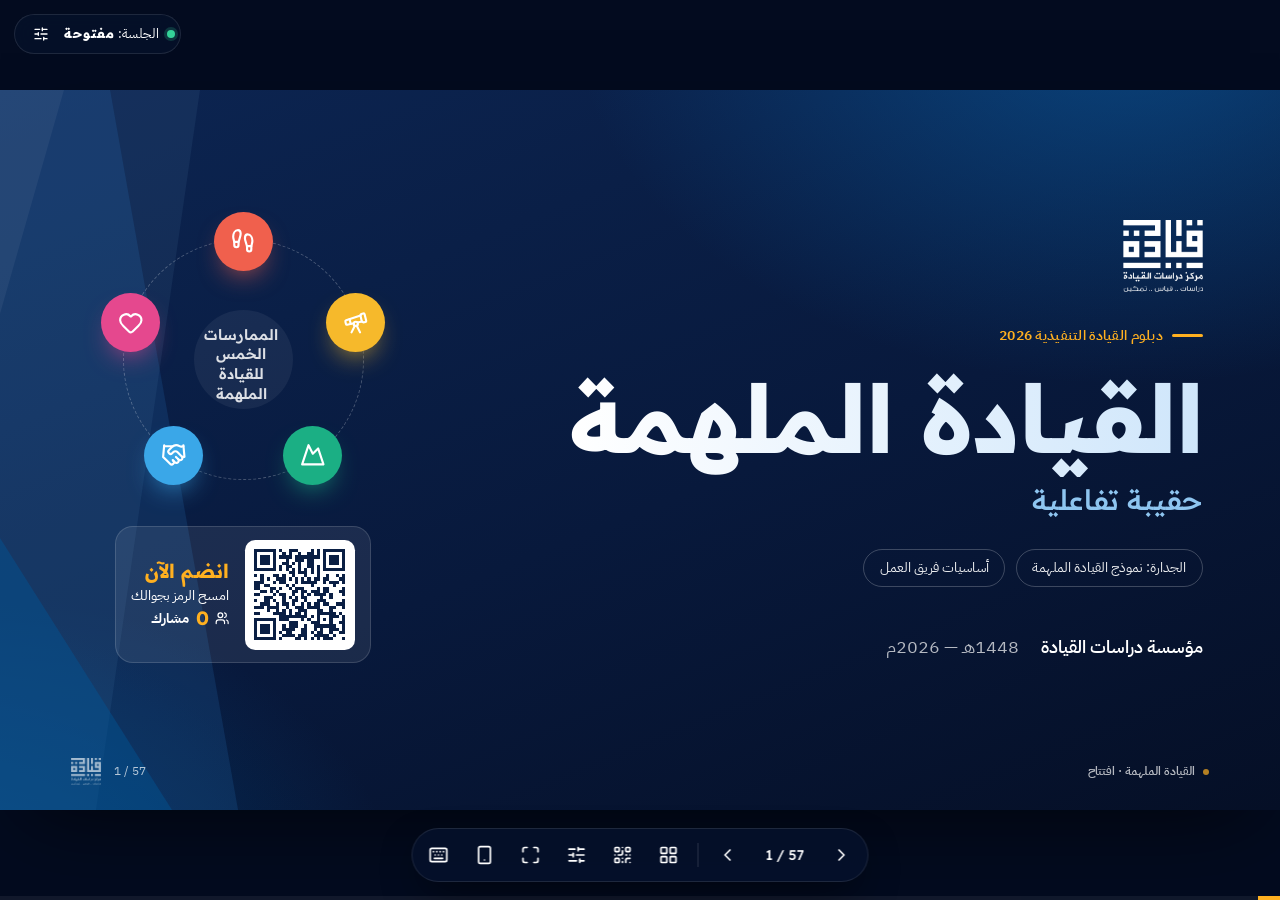
<file: index.html>
<!DOCTYPE html>
<html lang="ar" dir="rtl">
<head>
  <meta charset="utf-8">
  <meta name="viewport" content="width=device-width, initial-scale=1, viewport-fit=cover">
  <title>مؤسسة دراسات القيادة</title>
  <meta name="description" content="القيادة الملهمة — حقيبة تفاعلية: الممارسات الخمس للقيادة الملهمة وأساسيات فريق العمل، مع أنشطة يشارك فيها الحضور من جوالاتهم.">
  <meta name="theme-color" content="#0A1F44">
  <meta name="application-name" content="مؤسسة دراسات القيادة">
  <meta name="apple-mobile-web-app-title" content="مؤسسة دراسات القيادة">
  <meta property="og:type" content="website">
  <meta property="og:locale" content="ar_SA">
  <meta property="og:site_name" content="مؤسسة دراسات القيادة">
  <meta property="og:title" content="مؤسسة دراسات القيادة">
  <meta property="og:description" content="القيادة الملهمة — حقيبة تفاعلية يشارك فيها الحضور من جوالاتهم.">
  <meta property="og:url" content="https://qiyada-mulhima.github.io/">
  <meta property="og:image" content="https://qiyada-mulhima.github.io/assets/img/og-cover.jpg">
  <meta property="og:image:type" content="image/jpeg">
  <meta property="og:image:width" content="1200">
  <meta property="og:image:height" content="630">
  <meta property="og:image:alt" content="القيادة الملهمة — حقيبة تفاعلية">
  <meta name="twitter:card" content="summary_large_image">
  <meta name="twitter:title" content="مؤسسة دراسات القيادة">
  <meta name="twitter:description" content="القيادة الملهمة — حقيبة تفاعلية يشارك فيها الحضور من جوالاتهم.">
  <meta name="twitter:image" content="https://qiyada-mulhima.github.io/assets/img/og-cover.jpg">
  <link rel="apple-touch-icon" href="assets/img/logo-qiyada.png">
  <link rel="icon" href="assets/img/logo-qiyada.png">
  <link rel="preload" href="assets/fonts/readex-pro-arabic-700-normal.woff2" as="font" type="font/woff2" crossorigin>
  <link rel="preload" href="assets/fonts/ibm-plex-sans-arabic-arabic-500-normal.woff2" as="font" type="font/woff2" crossorigin>
  <link rel="stylesheet" href="assets/css/fonts.css">
  <link rel="stylesheet" href="assets/css/base.css">
  <link rel="stylesheet" href="assets/css/deck.css">
</head>
<body class="deck-body">
  <div id="app" class="app">
    <header class="read-head" id="readHead">
      <img src="assets/img/logo-qiyada.png" alt="">
      <div class="rt"><b>القيادة الملهمة</b><small>حقيبة تفاعلية</small></div>
      <a class="btn btn-primary" href="p.html" id="readJoin"><span class="lg">انضم كمشارك</span><span class="sm">شارك</span></a>
      <button class="btn btn-ghost" id="readPresent" type="button" title="عرض كشرائح">عرض</button>
    </header>

    <div class="stage-wrap" id="stageWrap">
      <main class="stage" id="stage" aria-live="polite"></main>
    </div>

    <div class="status" id="status">
      <span class="dot" id="stDot"></span>
      <span>الجلسة: <b id="stSession">—</b></span>
      <span class="pres" id="stPres" hidden>المقدّم</span>
      <button type="button" id="stBtn" aria-label="لوحة الجلسة"><svg class="ic" viewBox="0 0 24 24" fill="none" stroke="currentColor" stroke-width="2" stroke-linecap="round" stroke-linejoin="round"><path d="M10 5H3"/><path d="M12 19H3"/><path d="M14 3v4"/><path d="M16 17v4"/><path d="M21 12h-9"/><path d="M21 19h-5"/><path d="M21 5h-7"/><path d="M8 10v4"/><path d="M8 12H3"/></svg></button>
    </div>

    <nav class="dock" id="dock" aria-label="التحكم بالعرض">
      <button type="button" id="btnPrev" data-tip="السابق" aria-label="السابق"></button>
      <span class="counter" id="counter">1 / 1</span>
      <button type="button" id="btnNext" data-tip="التالي" aria-label="التالي"></button>
      <span class="sep"></span>
      <button type="button" id="btnGrid" data-tip="كل الشرائح (G)" aria-label="كل الشرائح"></button>
      <button type="button" id="btnQR" data-tip="رمز المشاركة (Q)" aria-label="رمز المشاركة"></button>
      <button type="button" id="btnLive" data-tip="لوحة الجلسة (L)" aria-label="لوحة الجلسة"></button>
      <button type="button" id="btnFS" data-tip="ملء الشاشة (F)" aria-label="ملء الشاشة"></button>
      <button type="button" id="btnRead" data-tip="وضع القراءة" aria-label="وضع القراءة"></button>
      <button type="button" id="btnHelp" data-tip="الاختصارات (H)" aria-label="الاختصارات"></button>
    </nav>

    <div class="progress"><i id="progressBar"></i></div>

    <div class="overlay" id="ovOverview" role="dialog" aria-label="كل الشرائح">
      <button class="ov-close" type="button" aria-label="إغلاق"></button>
      <div class="ov-grid"><h2>كل الشرائح</h2><div class="thumbs"></div></div>
    </div>

    <div class="overlay" id="ovQR" role="dialog" aria-label="رمز المشاركة">
      <button class="ov-close" type="button" aria-label="إغلاق"></button>
      <div class="ov-qr">
        <div class="qr-card" data-qr="">
          <h4>امسح للانضمام</h4>
          <div class="qr-svg"></div>
          <div class="qr-meta"><span class="qr-url"></span><span class="qr-session"></span></div>
        </div>
      </div>
    </div>

    <div class="overlay" id="ovLive" role="dialog" aria-label="لوحة الجلسة">
      <button class="ov-close" type="button" aria-label="إغلاق"></button>
      <div class="ov-panel"></div>
    </div>

    <div class="overlay" id="ovHelp" role="dialog" aria-label="الاختصارات">
      <button class="ov-close" type="button" aria-label="إغلاق"></button>
      <div class="ov-panel">
        <h2>اختصارات لوحة المفاتيح</h2>
        <p>تعمل مع أغلب أجهزة التحكم (الكليكر).</p>
        <h3>التنقل</h3>
        <div class="kbd-grid">
          <kbd>→ / Space / PageDown</kbd><span>التالي (وكشف الخطوة التالية داخل الشريحة)</span>
          <kbd>← / PageUp</kbd><span>السابق</span>
          <kbd>Home / End</kbd><span>أول / آخر شريحة</span>
          <kbd>G</kbd><span>كل الشرائح</span>
        </div>
        <h3>المشاركة والعرض</h3>
        <div class="kbd-grid">
          <kbd>Q</kbd><span>رمز QR كبير للمشاركة</span>
          <kbd>L</kbd><span>لوحة الجلسة (جلسة جديدة، وضع المقدّم، بيانات تجريبية)</span>
          <kbd>V</kbd><span>تشغيل/إيقاف المقطع</span>
          <kbd>F</kbd><span>ملء الشاشة</span>
          <kbd>P</kbd><span>نافذة عرض المقدّم (الملاحظات والشريحة التالية)</span>
          <kbd>R</kbd><span>وضع القراءة</span>
          <kbd>Esc</kbd><span>إغلاق النوافذ</span>
        </div>
      </div>
    </div>
  </div>

  <script src="config.js"></script>
  <script src="assets/js/content.js"></script>
  <script src="assets/js/icons.js"></script>
  <script src="assets/js/qrcode.js"></script>
  <script src="assets/js/api.js"></script>
  <script src="assets/js/viz.js"></script>
  <script src="assets/js/demo.js"></script>
  <script src="assets/js/deck.js"></script>
  <script>
    (function () {
      var map = { btnPrev: 'chevron-right', btnNext: 'chevron-left', btnGrid: 'layout-grid', btnQR: 'qr-code', btnLive: 'sliders-horizontal', btnFS: 'maximize', btnRead: 'smartphone', btnHelp: 'keyboard' };
      Object.keys(map).forEach(function (id) { var b = document.getElementById(id); if (b) b.innerHTML = window.icon(map[id]); });
      document.querySelectorAll('.ov-close').forEach(function (b) { b.innerHTML = window.icon('x'); });
      var j = document.getElementById('readJoin');
      if (j && window.API) j.href = window.API.participantUrl(window.API.cleanSession(new URLSearchParams(location.search).get('s') || 'OPEN'), '');
    })();
  </script>
</body>
</html>
</file>
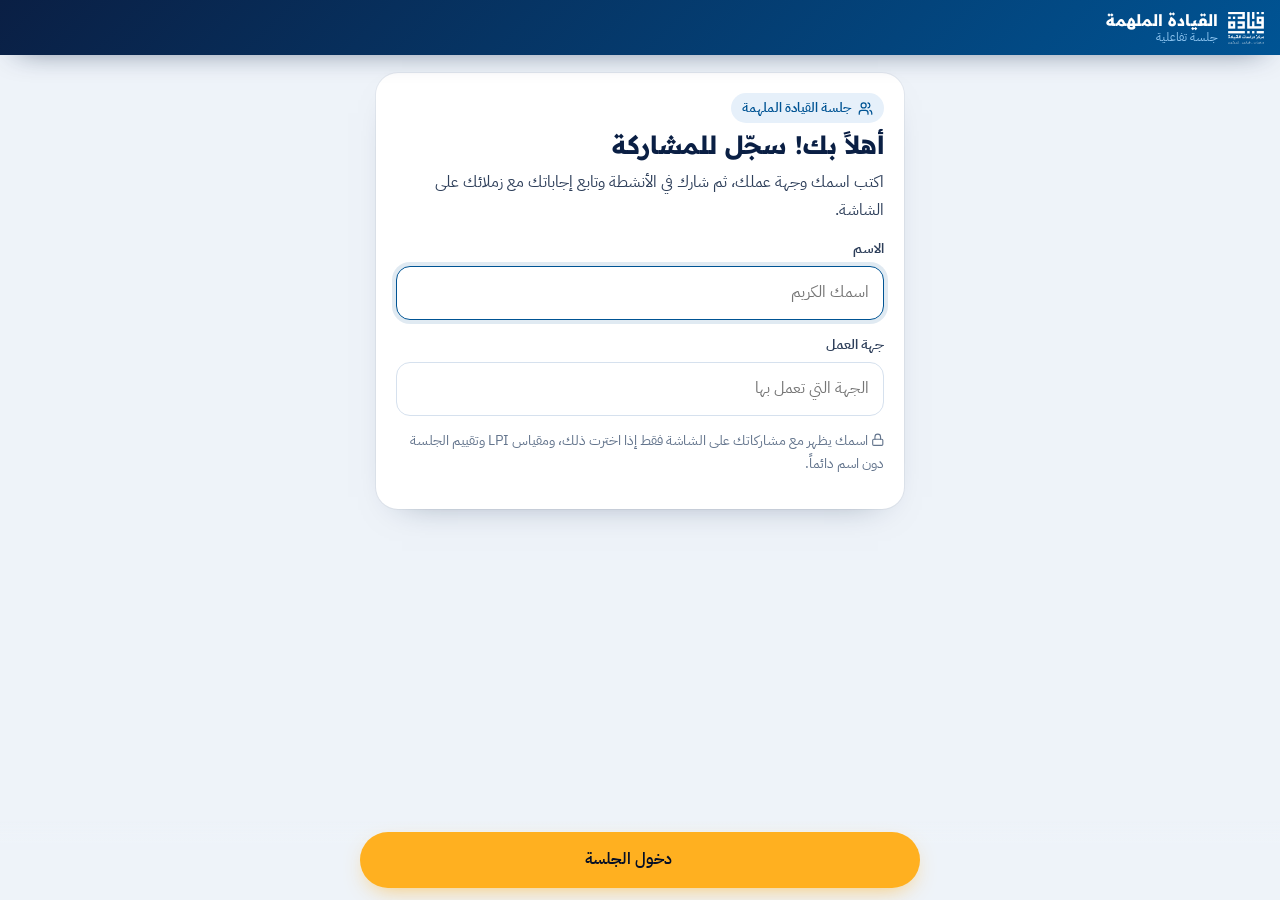
<file: p.html>
<!DOCTYPE html>
<html lang="ar" dir="rtl">
<head>
  <meta charset="utf-8">
  <meta name="viewport" content="width=device-width, initial-scale=1, viewport-fit=cover">
  <title>مؤسسة دراسات القيادة — شارك</title>
  <meta name="description" content="صفحة المشاركة في جلسة القيادة الملهمة التفاعلية.">
  <meta name="theme-color" content="#0A1F44">
  <meta name="application-name" content="مؤسسة دراسات القيادة">
  <meta name="apple-mobile-web-app-title" content="مؤسسة دراسات القيادة">
  <meta property="og:type" content="website">
  <meta property="og:locale" content="ar_SA">
  <meta property="og:site_name" content="مؤسسة دراسات القيادة">
  <meta property="og:title" content="مؤسسة دراسات القيادة">
  <meta property="og:description" content="شارك في جلسة القيادة الملهمة التفاعلية من جوالك.">
  <meta property="og:image" content="https://qiyada-mulhima.github.io/assets/img/og-cover.jpg">
  <meta property="og:image:type" content="image/jpeg">
  <meta property="og:image:width" content="1200">
  <meta property="og:image:height" content="630">
  <meta name="twitter:card" content="summary_large_image">
  <meta name="twitter:title" content="مؤسسة دراسات القيادة">
  <meta name="twitter:image" content="https://qiyada-mulhima.github.io/assets/img/og-cover.jpg">
  <link rel="apple-touch-icon" href="assets/img/logo-qiyada.png">
  <link rel="icon" href="assets/img/logo-qiyada.png">
  <link rel="preload" href="assets/fonts/readex-pro-arabic-700-normal.woff2" as="font" type="font/woff2" crossorigin>
  <link rel="preload" href="assets/fonts/ibm-plex-sans-arabic-arabic-500-normal.woff2" as="font" type="font/woff2" crossorigin>
  <link rel="stylesheet" href="assets/css/fonts.css">
  <link rel="stylesheet" href="assets/css/base.css">
  <link rel="stylesheet" href="assets/css/p.css">
</head>
<body class="p-body">
  <header class="p-top">
    <a class="p-brand" href="index.html" title="تصفح الحقيبة">
      <img src="assets/img/logo-qiyada.png" alt="">
      <span><b>القيادة الملهمة</b><small id="pSub">جلسة تفاعلية</small></span>
    </a>
    <span class="p-sess" id="pSess" hidden></span>
  </header>
  <div class="p-progress" id="pProg" hidden><i></i></div>
  <main class="p-main" id="view" aria-live="polite"></main>
  <div class="toast" id="toast" role="status"></div>

  <script src="config.js"></script>
  <script src="assets/js/content.js"></script>
  <script src="assets/js/icons.js"></script>
  <script src="assets/js/api.js"></script>
  <script src="assets/js/viz.js"></script>
  <script src="assets/js/p.js"></script>
</body>
</html>
</file>
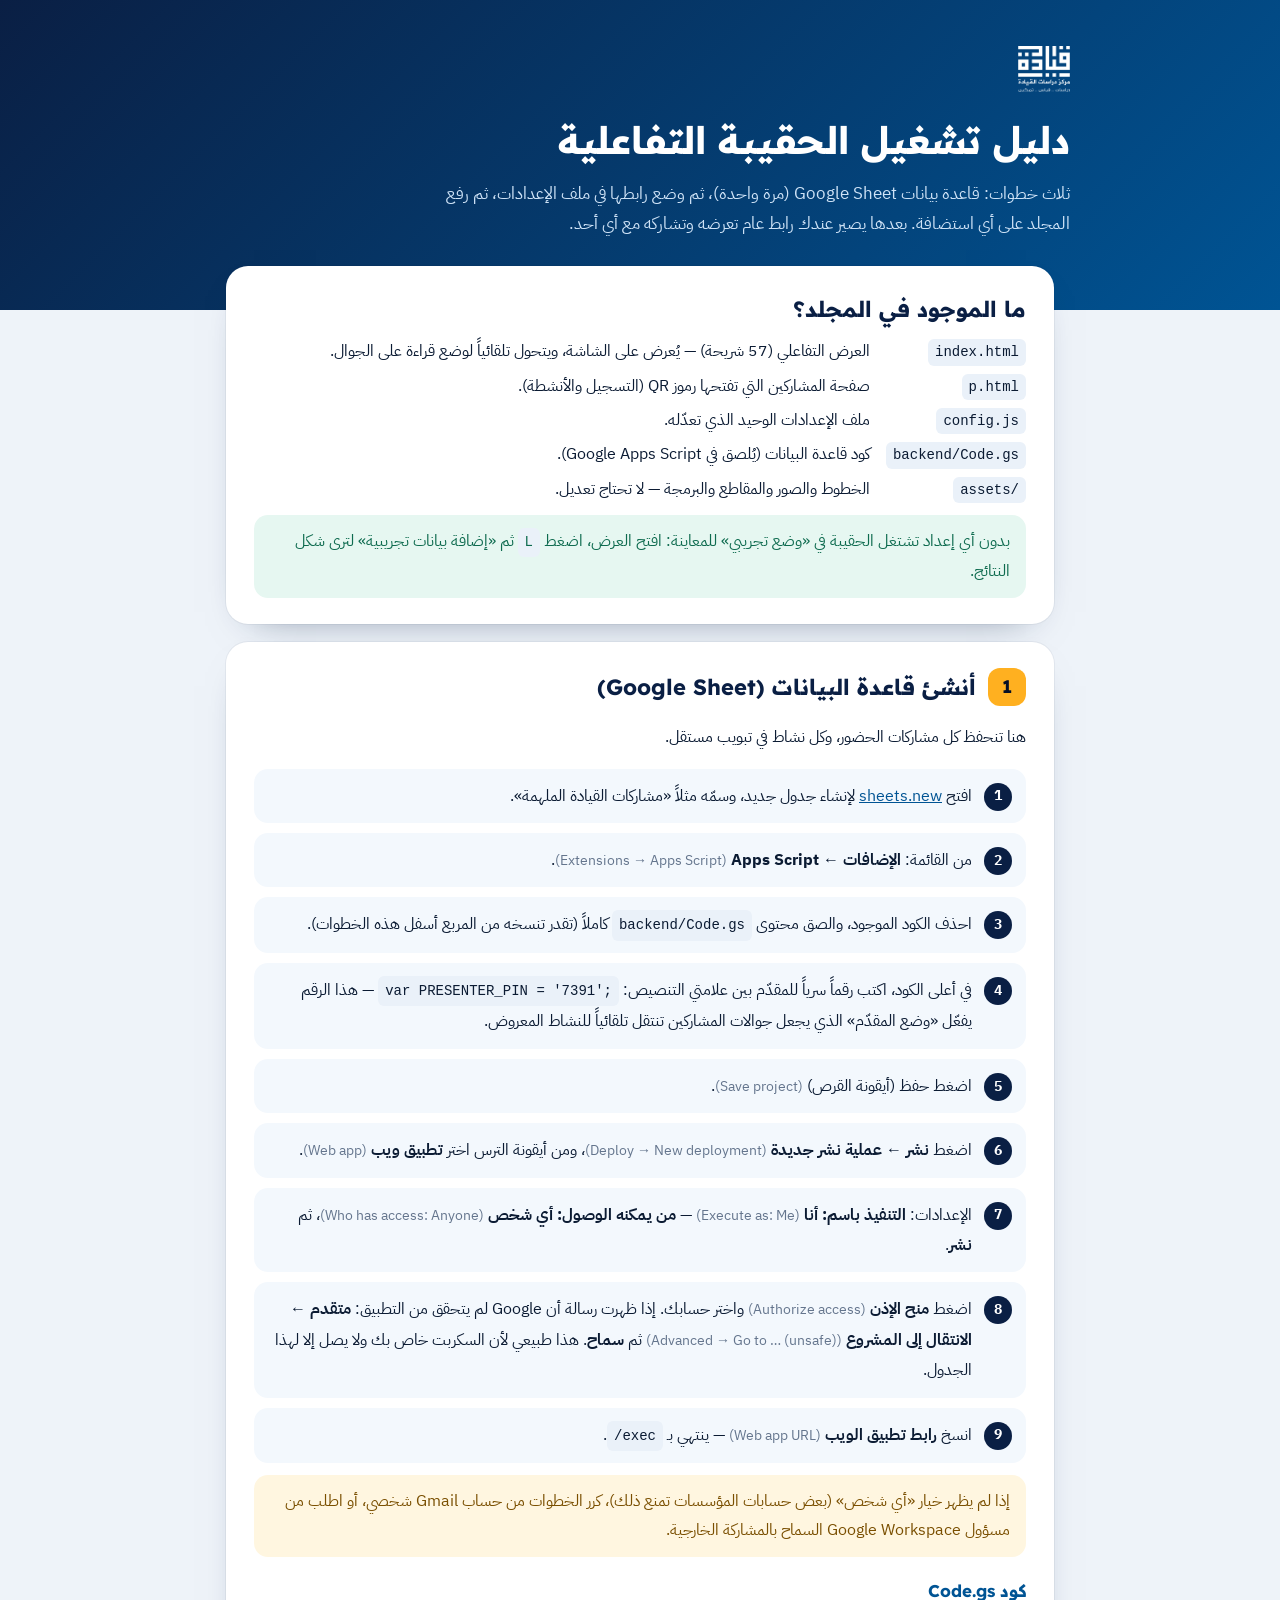
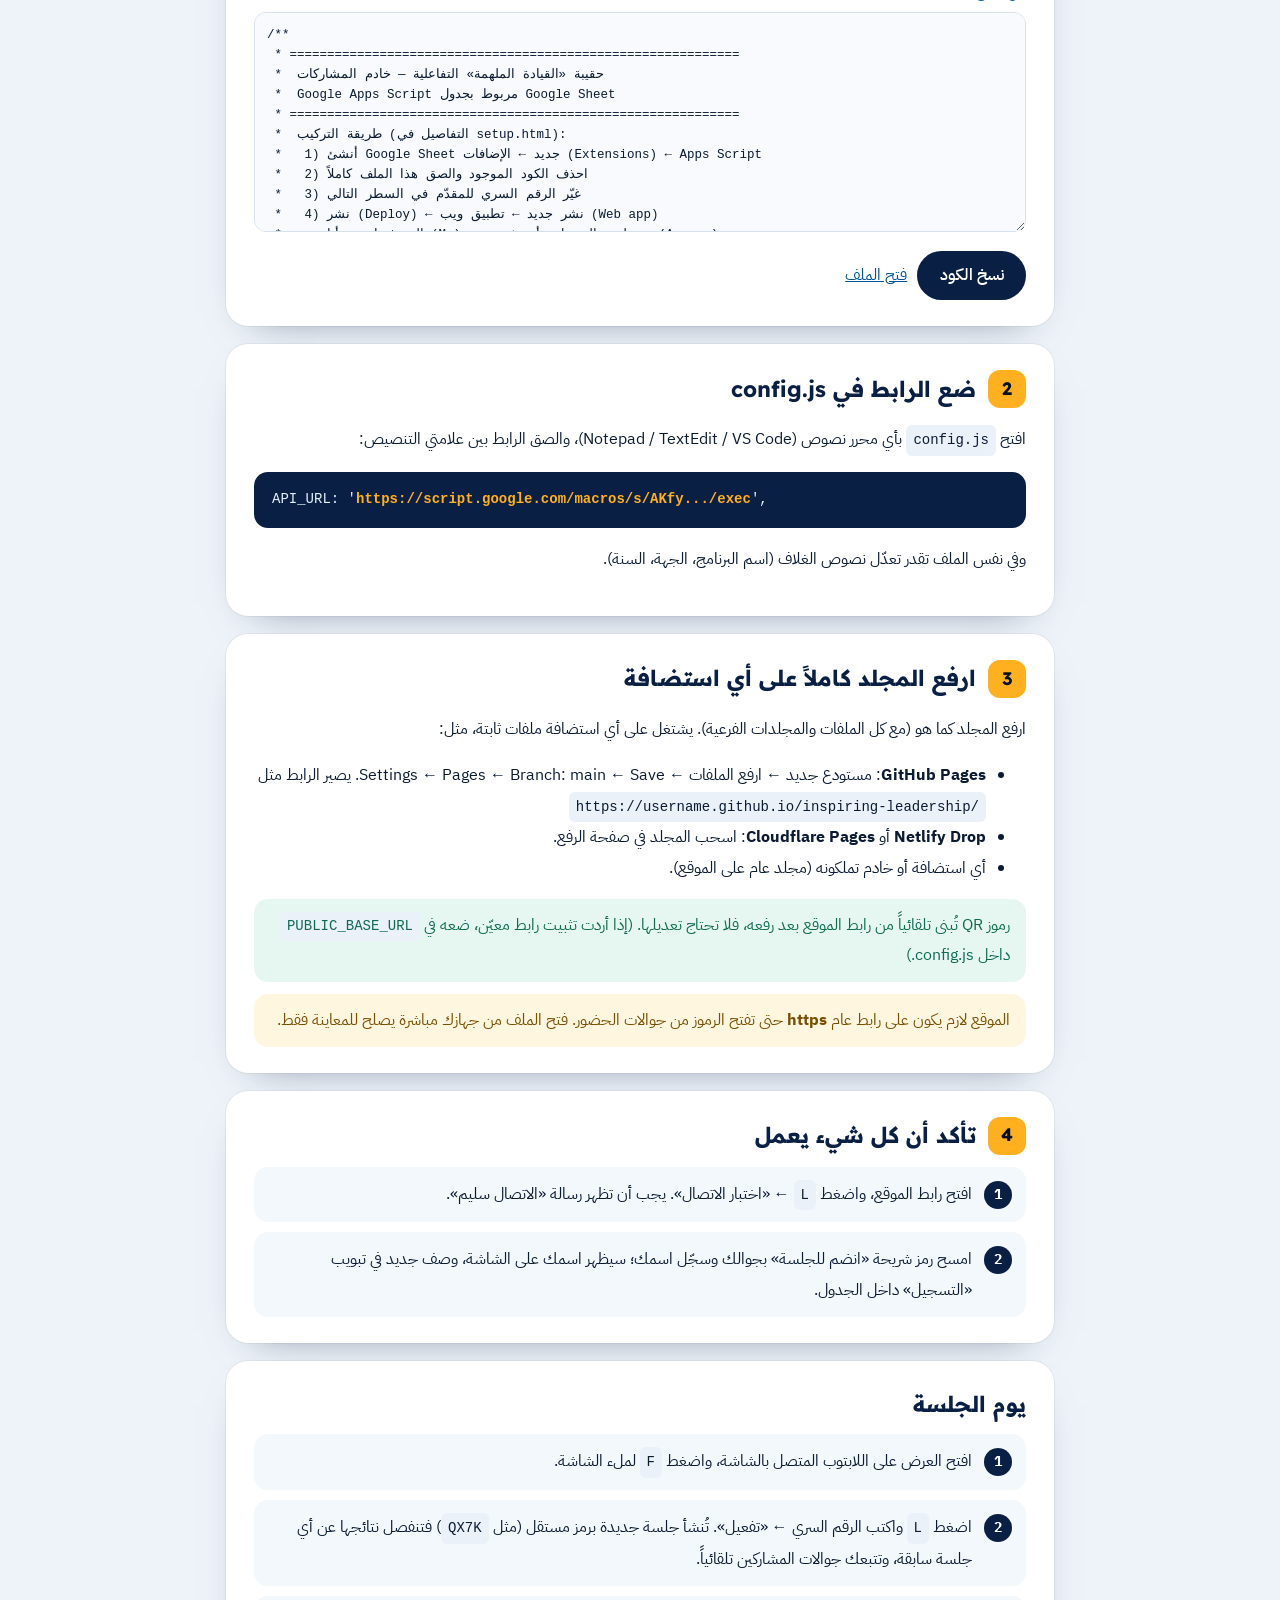
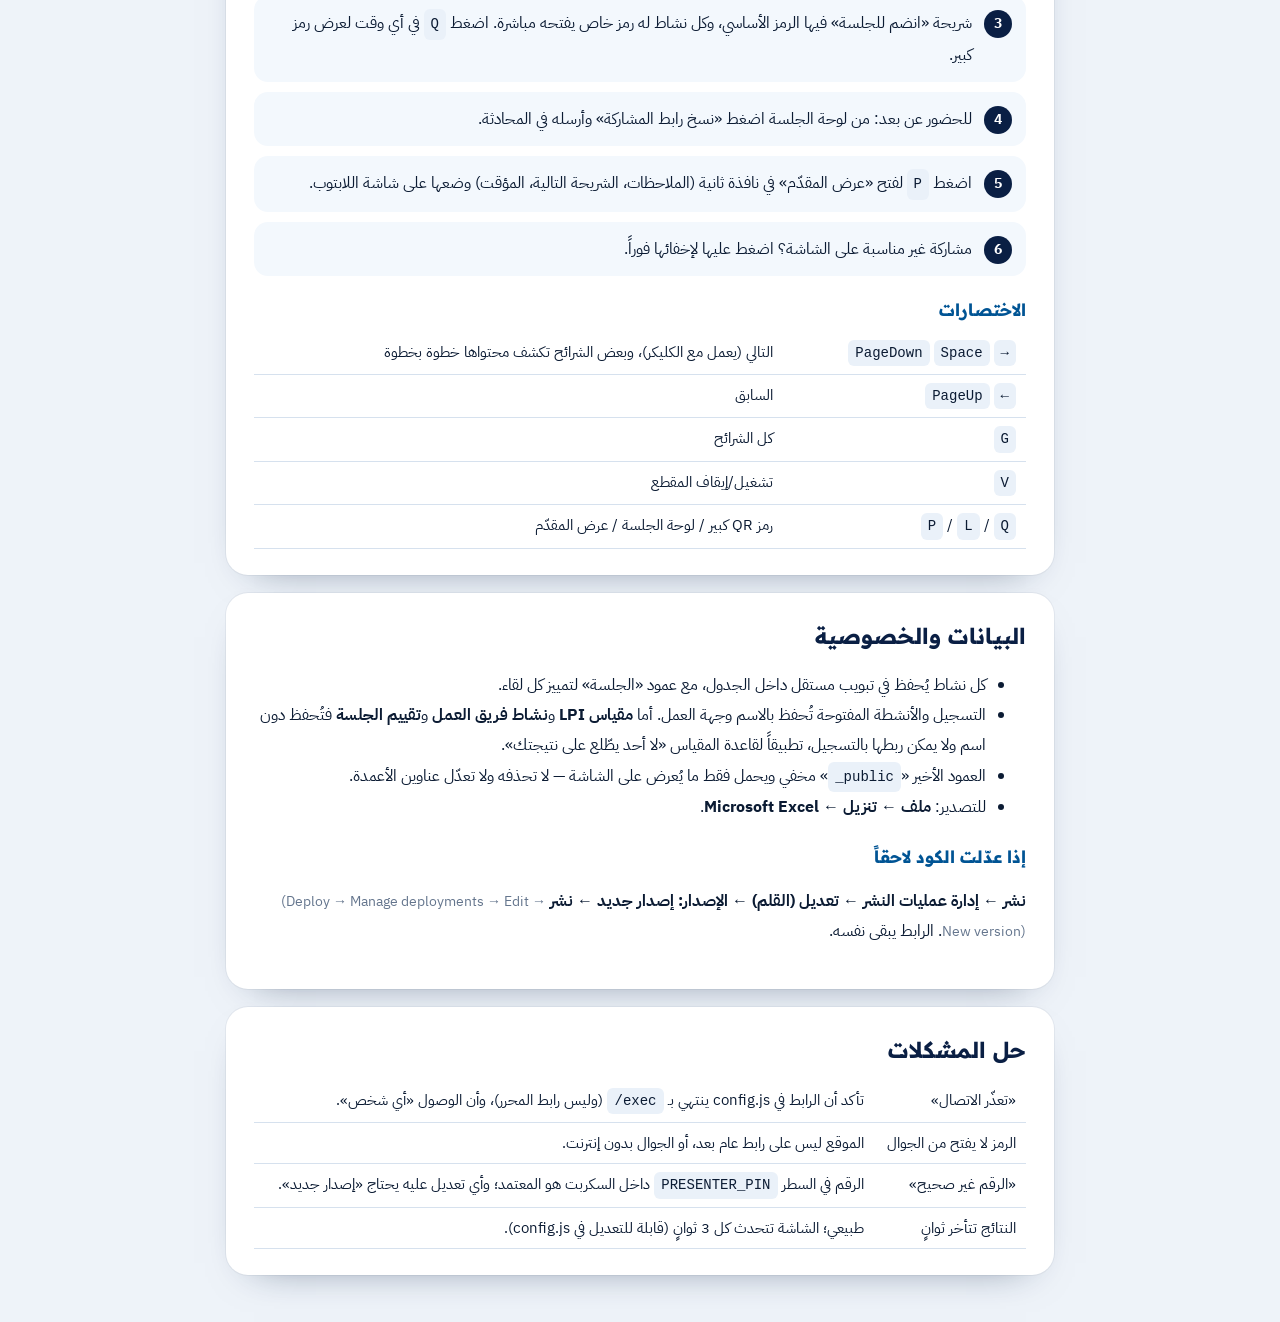
<file: setup.html>
<!DOCTYPE html>
<html lang="ar" dir="rtl">
<head>
  <meta charset="utf-8">
  <meta name="viewport" content="width=device-width, initial-scale=1">
  <title>دليل تشغيل حقيبة القيادة الملهمة</title>
  <meta name="robots" content="noindex">
  <link rel="icon" href="assets/img/logo-qiyada.png">
  <link rel="stylesheet" href="assets/css/fonts.css">
  <link rel="stylesheet" href="assets/css/base.css">
  <style>
    body { background: #EEF3F9; color: var(--ink); }
    .hero { background: linear-gradient(135deg, var(--navy-900), var(--brand)); color: #fff; padding: 46px 20px 70px; }
    .hero .in { max-width: 860px; margin: 0 auto; }
    .hero img { height: 46px; filter: brightness(0) invert(1); }
    .hero h1 { font-family: var(--f-head); font-size: clamp(26px, 4vw, 38px); margin: 18px 0 8px; }
    .hero p { margin: 0; color: #CFE3F7; font-size: 17px; line-height: 1.8; max-width: 640px; }
    main { max-width: 860px; margin: -44px auto 60px; padding: 0 16px; }
    .card { background: #fff; border-radius: 22px; padding: 26px 28px; box-shadow: 0 16px 40px -28px rgba(10, 31, 68, .6), 0 0 0 1px rgba(10, 31, 68, .05); margin-bottom: 18px; }
    h2 { font-family: var(--f-head); font-size: 22px; margin: 0 0 12px; color: var(--navy-900); display: flex; align-items: center; gap: 12px; }
    h2 .n { width: 38px; height: 38px; border-radius: 12px; background: var(--amber); color: var(--navy-950); display: grid; place-items: center; font-size: 18px; flex: none; }
    h3 { font-family: var(--f-head); font-size: 17px; margin: 20px 0 8px; color: var(--brand); }
    p, li { line-height: 1.9; font-size: 16px; }
    ol.steps { padding: 0; margin: 10px 0 0; list-style: none; counter-reset: s; display: flex; flex-direction: column; gap: 10px; }
    ol.steps > li { counter-increment: s; display: flex; gap: 12px; background: var(--ice-50); border-radius: 14px; padding: 12px 14px; }
    ol.steps > li::before { content: counter(s); width: 28px; height: 28px; border-radius: 50%; background: var(--navy-900); color: #fff; display: grid; place-items: center; font-size: 14px; font-weight: 700; flex: none; margin-top: 2px; }
    code, kbd { font-family: ui-monospace, SFMono-Regular, Menlo, Consolas, monospace; background: #EAF1F9; padding: 2px 7px; border-radius: 6px; font-size: 14px; direction: ltr; display: inline-block; }
    .en { direction: ltr; unicode-bidi: isolate; color: var(--muted); font-size: 14px; }
    .note { border-radius: 14px; padding: 12px 16px; background: #FFF6E0; color: #7A4F00; margin-top: 12px; line-height: 1.8; }
    .ok { background: #E6F7F1; color: #0E6B4F; }
    .files { display: grid; grid-template-columns: auto 1fr; gap: 8px 16px; margin-top: 8px; }
    .files code { justify-self: start; }
    pre.cfg { direction: ltr; text-align: left; background: #0A1F44; color: #E6F0FA; padding: 16px 18px; border-radius: 14px; overflow: auto; font-size: 14px; line-height: 1.7; }
    pre.cfg b { color: var(--amber); font-weight: 600; }
    textarea.code { width: 100%; height: 220px; direction: ltr; text-align: left; font-family: ui-monospace, Menlo, Consolas, monospace; font-size: 12.5px; border: 1px solid var(--line); border-radius: 12px; padding: 12px; background: #F8FAFD; }
    .row { display: flex; gap: 10px; flex-wrap: wrap; align-items: center; margin-top: 10px; }
    table { width: 100%; border-collapse: collapse; margin-top: 8px; }
    td { padding: 8px 10px; border-bottom: 1px solid var(--line); vertical-align: top; font-size: 15px; }
    td:first-child { white-space: nowrap; }
    a { color: var(--brand); }
  </style>
</head>
<body>
  <header class="hero"><div class="in">
    <img src="assets/img/logo-qiyada.png" alt="">
    <h1>دليل تشغيل الحقيبة التفاعلية</h1>
    <p>ثلاث خطوات: قاعدة بيانات Google Sheet (مرة واحدة)، ثم وضع رابطها في ملف الإعدادات، ثم رفع المجلد على أي استضافة. بعدها يصير عندك رابط عام تعرضه وتشاركه مع أي أحد.</p>
  </div></header>

  <main>
    <section class="card">
      <h2>ما الموجود في المجلد؟</h2>
      <div class="files">
        <code>index.html</code><span>العرض التفاعلي (57 شريحة) — يُعرض على الشاشة، ويتحول تلقائياً لوضع قراءة على الجوال.</span>
        <code>p.html</code><span>صفحة المشاركين التي تفتحها رموز QR (التسجيل والأنشطة).</span>
        <code>config.js</code><span>ملف الإعدادات الوحيد الذي تعدّله.</span>
        <code>backend/Code.gs</code><span>كود قاعدة البيانات (يُلصق في Google Apps Script).</span>
        <code>assets/</code><span>الخطوط والصور والمقاطع والبرمجة — لا تحتاج تعديل.</span>
      </div>
      <div class="note ok">بدون أي إعداد تشتغل الحقيبة في «وضع تجريبي» للمعاينة: افتح العرض، اضغط <kbd>L</kbd> ثم «إضافة بيانات تجريبية» لترى شكل النتائج.</div>
    </section>

    <section class="card">
      <h2><span class="n">1</span>أنشئ قاعدة البيانات (Google Sheet)</h2>
      <p>هنا تنحفظ كل مشاركات الحضور، وكل نشاط في تبويب مستقل.</p>
      <ol class="steps">
        <li><span>افتح <a href="https://sheets.new" target="_blank" rel="noopener">sheets.new</a> لإنشاء جدول جديد، وسمّه مثلاً «مشاركات القيادة الملهمة».</span></li>
        <li><span>من القائمة: <b>الإضافات ← Apps Script</b> <span class="en">(Extensions → Apps Script)</span>.</span></li>
        <li><span>احذف الكود الموجود، والصق محتوى <code>backend/Code.gs</code> كاملاً (تقدر تنسخه من المربع أسفل هذه الخطوات).</span></li>
        <li><span>في أعلى الكود، اكتب رقماً سرياً للمقدّم بين علامتي التنصيص: <code>var PRESENTER_PIN = '7391';</code> — هذا الرقم يفعّل «وضع المقدّم» الذي يجعل جوالات المشاركين تنتقل تلقائياً للنشاط المعروض.</span></li>
        <li><span>اضغط حفظ (أيقونة القرص) <span class="en">(Save project)</span>.</span></li>
        <li><span>اضغط <b>نشر ← عملية نشر جديدة</b> <span class="en">(Deploy → New deployment)</span>، ومن أيقونة الترس اختر <b>تطبيق ويب</b> <span class="en">(Web app)</span>.</span></li>
        <li><span>الإعدادات: <b>التنفيذ باسم: أنا</b> <span class="en">(Execute as: Me)</span> — <b>من يمكنه الوصول: أي شخص</b> <span class="en">(Who has access: Anyone)</span>، ثم <b>نشر</b>.</span></li>
        <li><span>اضغط <b>منح الإذن</b> <span class="en">(Authorize access)</span> واختر حسابك. إذا ظهرت رسالة أن Google لم يتحقق من التطبيق: <b>متقدم ← الانتقال إلى المشروع</b> <span class="en">(Advanced → Go to … (unsafe))</span> ثم <b>سماح</b>. هذا طبيعي لأن السكربت خاص بك ولا يصل إلا لهذا الجدول.</span></li>
        <li><span>انسخ <b>رابط تطبيق الويب</b> <span class="en">(Web app URL)</span> — ينتهي بـ <code>/exec</code>.</span></li>
      </ol>
      <div class="note">إذا لم يظهر خيار «أي شخص» (بعض حسابات المؤسسات تمنع ذلك)، كرر الخطوات من حساب Gmail شخصي، أو اطلب من مسؤول Google Workspace السماح بالمشاركة الخارجية.</div>
      <h3>كود Code.gs</h3>
      <textarea class="code" id="code" readonly spellcheck="false">/**
 * ============================================================
 *  حقيبة «القيادة الملهمة» التفاعلية — خادم المشاركات
 *  Google Apps Script مربوط بجدول Google Sheet
 * ============================================================
 *  طريقة التركيب (التفاصيل في setup.html):
 *   1) أنشئ Google Sheet جديد ← الإضافات (Extensions) ← Apps Script
 *   2) احذف الكود الموجود والصق هذا الملف كاملاً
 *   3) غيّر الرقم السري للمقدّم في السطر التالي
 *   4) نشر (Deploy) ← نشر جديد ← تطبيق ويب (Web app)
 *      التنفيذ باسم: أنا (Me) — من لديه الوصول: أي شخص (Anyone)
 *   5) انسخ رابط تطبيق الويب (ينتهي بـ /exec) وضعه في config.js
 *
 *  كل نشاط يُحفظ في ورقة (تبويب) مستقلة داخل الجدول.
 *  العمود «_public» مخفي: يحوي فقط ما يجوز عرضه على الشاشة.
 *  البيانات الشخصية (الاسم والجهة) لا تخرج من الجدول أبداً.
 * ============================================================
 */

// الرقم السري لوضع المقدّم (يجعل جوالات المشاركين تتبع الشريحة المعروضة)
// اكتب رقماً سرياً بين علامتي التنصيص، مثال: &#x27;7391&#x27; — إذا تركته فارغاً يتعطل وضع المقدّم فقط
var PRESENTER_PIN = &#x27;&#x27;;

// اتركه فارغاً إذا كان السكربت مفتوحاً من داخل الجدول (Extensions ← Apps Script)
var SPREADSHEET_ID = &#x27;&#x27;;

var PUB = &#x27;_public&#x27;;
var FIXED = [&#x27;الوقت&#x27;, &#x27;الجلسة&#x27;, &#x27;المعرّف&#x27;];

function doGet(e) {
  var p = (e &amp;&amp; e.parameter) ? copy_(e.parameter) : {};
  if (p.payload) {
    try { var extra = JSON.parse(p.payload); for (var k in extra) if (has_(extra, k)) p[k] = extra[k]; } catch (err) { /* ignore */ }
  }
  return respond_(route_(p));
}

function doPost(e) {
  var p = {};
  try { p = JSON.parse((e &amp;&amp; e.postData &amp;&amp; e.postData.contents) || &#x27;{}&#x27;) || {}; } catch (err) { p = {}; }
  if (e &amp;&amp; e.parameter) { for (var k in e.parameter) if (has_(e.parameter, k) &amp;&amp; !has_(p, k)) p[k] = e.parameter[k]; }
  return respond_(route_(p));
}

function route_(p) {
  try {
    switch (String(p.action || &#x27;&#x27;)) {
      case &#x27;&#x27;:
      case &#x27;ping&#x27;: return { ok: true, service: &#x27;inspiring-leadership-kit&#x27;, time: Date.now(), sheets: ss_().getSheets().length };
      case &#x27;submit&#x27;: return submit_(p);
      case &#x27;results&#x27;: return results_(p);
      case &#x27;state&#x27;: return getState_(p);
      case &#x27;setState&#x27;: return setState_(p);
      case &#x27;checkPin&#x27;: return pinOk_(p.pin) ? { ok: true, valid: true } : { ok: true, valid: false, reason: String(PRESENTER_PIN || &#x27;&#x27;).trim() ? &#x27;wrong&#x27; : &#x27;pin_not_set&#x27; };
      default: return { ok: false, error: &#x27;unknown_action&#x27; };
    }
  } catch (err) {
    return { ok: false, error: String((err &amp;&amp; err.message) || err) };
  }
}

function respond_(obj) {
  return ContentService.createTextOutput(JSON.stringify(obj)).setMimeType(ContentService.MimeType.JSON);
}

/* ---------- حفظ مشاركة ---------- */
function submit_(p) {
  var session = cleanSession_(p.session);
  var id = cleanId_(p.activity);
  if (!id) return { ok: false, error: &#x27;bad_activity&#x27; };
  var data = (p.data &amp;&amp; typeof p.data === &#x27;object&#x27;) ? p.data : {};
  var pub = (p.pub &amp;&amp; typeof p.pub === &#x27;object&#x27;) ? p.pub : {};
  var pubStr = JSON.stringify(pub);
  if (pubStr.length &gt; 6000) return { ok: false, error: &#x27;too_large&#x27; };

  var clean = {}, keys = [];
  Object.keys(data).slice(0, 60).forEach(function (k) {
    var label = cleanLabel_(k);
    if (!label || has_(clean, label)) return;
    var v = data[k];
    clean[label] = (typeof v === &#x27;number&#x27; &amp;&amp; isFinite(v)) ? v : cleanText_(v, 2000);
    keys.push(label);
  });

  var lock = LockService.getScriptLock();
  lock.waitLock(25000);
  try {
    var sh = sheetFor_(id, p.sheet, true);
    var lastCol = sh.getLastColumn();
    var header = sh.getRange(1, 1, 1, lastCol).getValues()[0];
    var pubCol = header.indexOf(PUB) + 1;
    if (pubCol &lt; 1) { pubCol = lastCol + 1; sh.getRange(1, pubCol).setValue(PUB); header.push(PUB); }
    var added = 0;
    keys.forEach(function (k) {
      if (header.indexOf(k) !== -1) return;
      sh.insertColumnBefore(pubCol);
      var cell = sh.getRange(1, pubCol);
      cell.setValue(k);
      styleHeader_(cell);
      try { sh.showColumns(pubCol); } catch (e) { /* ignore */ }
      header.splice(pubCol - 1, 0, k);
      pubCol++;
      added++;
    });
    if (added) { try { sh.hideColumns(pubCol); } catch (e) { /* ignore */ } }
    var row = header.map(function (h) {
      if (h === &#x27;الوقت&#x27;) return new Date();
      if (h === &#x27;الجلسة&#x27;) return session;
      if (h === &#x27;المعرّف&#x27;) return cleanText_(p.pid, 40);
      if (h === PUB) return pubStr;
      return has_(clean, h) ? clean[h] : &#x27;&#x27;;
    });
    sh.appendRow(row);
    return { ok: true };
  } finally {
    lock.releaseLock();
  }
}

/* ---------- النتائج العامة (للشاشة) ---------- */
function results_(p) {
  var session = cleanSession_(p.session);
  var id = cleanId_(p.activity);
  var sh = id ? sheetFor_(id, null, false) : null;
  if (!sh) return { ok: true, items: [], next: 1 };
  var last = sh.getLastRow();
  var since = parseInt(p.since, 10);
  var reset = false;
  if (!(since &gt;= 1)) since = 1;
  if (since &gt; last) { since = 1; reset = true; }
  if (since &gt;= last) return { ok: true, items: [], next: last, reset: reset };
  var lastCol = sh.getLastColumn();
  var header = sh.getRange(1, 1, 1, lastCol).getValues()[0];
  var pubI = header.indexOf(PUB), sesI = header.indexOf(&#x27;الجلسة&#x27;), tsI = header.indexOf(&#x27;الوقت&#x27;);
  if (pubI &lt; 0 || sesI &lt; 0) return { ok: true, items: [], next: last, reset: reset };
  var start = since + 1, MAX = 1500;
  if (last - start + 1 &gt; MAX) start = last - MAX + 1;
  var rows = sh.getRange(start, 1, last - start + 1, lastCol).getValues();
  var items = [];
  rows.forEach(function (r) {
    if (String(r[sesI]) !== session) return;
    var pub = null;
    try { pub = JSON.parse(r[pubI] || &#x27;null&#x27;); } catch (e) { pub = null; }
    if (!pub || typeof pub !== &#x27;object&#x27;) return;
    var ts = (r[tsI] instanceof Date) ? r[tsI].getTime() : 0;
    items.push({ ts: ts, pub: pub });
  });
  return { ok: true, items: items, next: last, reset: reset };
}

/* ---------- حالة العرض (أي نشاط على الشاشة الآن) ---------- */
function getState_(p) {
  var session = cleanSession_(p.session);
  var k = &#x27;st:&#x27; + session;
  var cache = CacheService.getScriptCache();
  var v = cache.get(k);
  if (v === null || v === undefined) {
    v = PropertiesService.getScriptProperties().getProperty(k) || &#x27;null&#x27;;
    cache.put(k, v, 30);
  }
  var state = null;
  try { state = JSON.parse(v); } catch (e) { state = null; }
  return { ok: true, state: state };
}

function setState_(p) {
  if (!pinOk_(p.pin)) return { ok: false, error: &#x27;bad_pin&#x27; };
  var session = cleanSession_(p.session);
  var s = (p.state &amp;&amp; typeof p.state === &#x27;object&#x27;) ? p.state : {};
  var state = { i: Math.max(0, parseInt(s.i, 10) || 0), a: s.a ? (cleanId_(s.a) || null) : null, at: Date.now() };
  var v = JSON.stringify(state);
  PropertiesService.getScriptProperties().setProperty(&#x27;st:&#x27; + session, v);
  CacheService.getScriptCache().put(&#x27;st:&#x27; + session, v, 30);
  return { ok: true, state: state };
}

/* ---------- أدوات ---------- */
function ss_() {
  return SPREADSHEET_ID ? SpreadsheetApp.openById(SPREADSHEET_ID) : SpreadsheetApp.getActiveSpreadsheet();
}

function sheetFor_(id, title, create) {
  var props = PropertiesService.getScriptProperties();
  var ss = ss_();
  var key = &#x27;sheet:&#x27; + id;
  var name = props.getProperty(key);
  var sh = name ? ss.getSheetByName(name) : null;
  if (sh || !create) return sh;
  var base = cleanText_(title || id, 90).replace(/^&#x27;/, &#x27;&#x27;).replace(/[\[\]\*\?\/\\:]/g, &#x27; &#x27;).replace(/\s+/g, &#x27; &#x27;).trim() || id;
  name = base;
  var n = 2;
  while (ss.getSheetByName(name)) { name = base + &#x27; &#x27; + n; n++; }
  sh = ss.insertSheet(name);
  var hdr = FIXED.concat([PUB]);
  sh.getRange(1, 1, 1, hdr.length).setValues([hdr]);
  styleHeader_(sh.getRange(1, 1, 1, hdr.length));
  sh.setFrozenRows(1);
  try { sh.setRightToLeft(true); } catch (e) { /* ignore */ }
  try { sh.hideColumns(hdr.length); } catch (e) { /* ignore */ }
  try { sh.setColumnWidth(1, 150); } catch (e) { /* ignore */ }
  props.setProperty(key, name);
  return sh;
}

function styleHeader_(range) {
  try {
    range.setFontWeight(&#x27;bold&#x27;).setFontColor(&#x27;#FFFFFF&#x27;).setBackground(&#x27;#0A1F44&#x27;).setWrap(true).setVerticalAlignment(&#x27;middle&#x27;);
  } catch (e) { /* ignore */ }
}

function cleanSession_(s) {
  s = String(s || &#x27;&#x27;).toUpperCase().replace(/[^A-Z0-9_-]/g, &#x27;&#x27;).slice(0, 24);
  return s || &#x27;OPEN&#x27;;
}

function cleanId_(s) {
  s = String(s || &#x27;&#x27;).toLowerCase().replace(/[^a-z0-9_-]/g, &#x27;&#x27;).slice(0, 32);
  return s;
}

function cleanLabel_(k) {
  var s = String(k || &#x27;&#x27;).replace(/[\u0000-\u001F\u007F]/g, &#x27;&#x27;).replace(/\s+/g, &#x27; &#x27;).trim().slice(0, 60);
  if (!s || s === PUB || FIXED.indexOf(s) !== -1) return &#x27;&#x27;;
  if (/^[=+\-@]/.test(s)) s = &#x27;\u200F&#x27; + s;
  return s;
}

function cleanText_(v, max) {
  if (v === null || v === undefined) return &#x27;&#x27;;
  var s = String(v).replace(/[\u0000-\u0008\u000B\u000C\u000E-\u001F\u007F]/g, &#x27;&#x27;).slice(0, max || 2000);
  if (/^[=+\-@]/.test(s)) s = &quot;&#x27;&quot; + s; // منع تنفيذ الصيغ داخل الجدول
  return s;
}

function pinOk_(pin) {
  var real = String(PRESENTER_PIN || &#x27;&#x27;).trim();
  return !!real &amp;&amp; String(pin || &#x27;&#x27;).trim() === real;
}

function copy_(o) { var r = {}; for (var k in o) if (has_(o, k)) r[k] = o[k]; return r; }

function has_(o, k) { return Object.prototype.hasOwnProperty.call(o, k); }
</textarea>
      <div class="row"><button class="btn btn-navy" id="copyCode" type="button">نسخ الكود</button><a href="backend/Code.gs" target="_blank">فتح الملف</a></div>
    </section>

    <section class="card">
      <h2><span class="n">2</span>ضع الرابط في config.js</h2>
      <p>افتح <code>config.js</code> بأي محرر نصوص (Notepad / TextEdit / VS Code)، والصق الرابط بين علامتي التنصيص:</p>
      <pre class="cfg">API_URL: '<b>https://script.google.com/macros/s/AKfy.../exec</b>',</pre>
      <p>وفي نفس الملف تقدر تعدّل نصوص الغلاف (اسم البرنامج، الجهة، السنة).</p>
    </section>

    <section class="card">
      <h2><span class="n">3</span>ارفع المجلد كاملاً على أي استضافة</h2>
      <p>ارفع المجلد كما هو (مع كل الملفات والمجلدات الفرعية). يشتغل على أي استضافة ملفات ثابتة، مثل:</p>
      <ul>
        <li><b>GitHub Pages</b>: مستودع جديد ← ارفع الملفات ← Settings ← Pages ← Branch: main ← Save. يصير الرابط مثل <code>https://username.github.io/inspiring-leadership/</code></li>
        <li><b>Netlify Drop</b> أو <b>Cloudflare Pages</b>: اسحب المجلد في صفحة الرفع.</li>
        <li>أي استضافة أو خادم تملكونه (مجلد عام على الموقع).</li>
      </ul>
      <div class="note ok">رموز QR تُبنى تلقائياً من رابط الموقع بعد رفعه، فلا تحتاج تعديلها. (إذا أردت تثبيت رابط معيّن، ضعه في <code>PUBLIC_BASE_URL</code> داخل config.js.)</div>
      <div class="note">الموقع لازم يكون على رابط عام <b>https</b> حتى تفتح الرموز من جوالات الحضور. فتح الملف من جهازك مباشرة يصلح للمعاينة فقط.</div>
    </section>

    <section class="card">
      <h2><span class="n">4</span>تأكد أن كل شيء يعمل</h2>
      <ol class="steps">
        <li><span>افتح رابط الموقع، واضغط <kbd>L</kbd> ← «اختبار الاتصال». يجب أن تظهر رسالة «الاتصال سليم».</span></li>
        <li><span>امسح رمز شريحة «انضم للجلسة» بجوالك وسجّل اسمك؛ سيظهر اسمك على الشاشة، وصف جديد في تبويب «التسجيل» داخل الجدول.</span></li>
      </ol>
    </section>

    <section class="card">
      <h2>يوم الجلسة</h2>
      <ol class="steps">
        <li><span>افتح العرض على اللابتوب المتصل بالشاشة، واضغط <kbd>F</kbd> لملء الشاشة.</span></li>
        <li><span>اضغط <kbd>L</kbd> واكتب الرقم السري ← «تفعيل». تُنشأ جلسة جديدة برمز مستقل (مثل <code>QX7K</code>) فتنفصل نتائجها عن أي جلسة سابقة، وتتبعك جوالات المشاركين تلقائياً.</span></li>
        <li><span>شريحة «انضم للجلسة» فيها الرمز الأساسي، وكل نشاط له رمز خاص يفتحه مباشرة. اضغط <kbd>Q</kbd> في أي وقت لعرض رمز كبير.</span></li>
        <li><span>للحضور عن بعد: من لوحة الجلسة اضغط «نسخ رابط المشاركة» وأرسله في المحادثة.</span></li>
        <li><span>اضغط <kbd>P</kbd> لفتح «عرض المقدّم» في نافذة ثانية (الملاحظات، الشريحة التالية، المؤقت) وضعها على شاشة اللابتوب.</span></li>
        <li><span>مشاركة غير مناسبة على الشاشة؟ اضغط عليها لإخفائها فوراً.</span></li>
      </ol>
      <h3>الاختصارات</h3>
      <table>
        <tr><td><kbd>→</kbd> <kbd>Space</kbd> <kbd>PageDown</kbd></td><td>التالي (يعمل مع الكليكر)، وبعض الشرائح تكشف محتواها خطوة بخطوة</td></tr>
        <tr><td><kbd>←</kbd> <kbd>PageUp</kbd></td><td>السابق</td></tr>
        <tr><td><kbd>G</kbd></td><td>كل الشرائح</td></tr>
        <tr><td><kbd>V</kbd></td><td>تشغيل/إيقاف المقطع</td></tr>
        <tr><td><kbd>Q</kbd> / <kbd>L</kbd> / <kbd>P</kbd></td><td>رمز QR كبير / لوحة الجلسة / عرض المقدّم</td></tr>
      </table>
    </section>

    <section class="card">
      <h2>البيانات والخصوصية</h2>
      <ul>
        <li>كل نشاط يُحفظ في تبويب مستقل داخل الجدول، مع عمود «الجلسة» لتمييز كل لقاء.</li>
        <li>التسجيل والأنشطة المفتوحة تُحفظ بالاسم وجهة العمل. أما <b>مقياس LPI</b> و<b>نشاط فريق العمل</b> و<b>تقييم الجلسة</b> فتُحفظ دون اسم ولا يمكن ربطها بالتسجيل، تطبيقاً لقاعدة المقياس «لا أحد يطّلع على نتيجتك».</li>
        <li>العمود الأخير «<code>_public</code>» مخفي ويحمل فقط ما يُعرض على الشاشة — لا تحذفه ولا تعدّل عناوين الأعمدة.</li>
        <li>للتصدير: <b>ملف ← تنزيل ← Microsoft Excel</b>.</li>
      </ul>
      <h3>إذا عدّلت الكود لاحقاً</h3>
      <p><b>نشر ← إدارة عمليات النشر ← تعديل (القلم) ← الإصدار: إصدار جديد ← نشر</b> <span class="en">(Deploy → Manage deployments → Edit → New version)</span>. الرابط يبقى نفسه.</p>
    </section>

    <section class="card">
      <h2>حل المشكلات</h2>
      <table>
        <tr><td>«تعذّر الاتصال»</td><td>تأكد أن الرابط في config.js ينتهي بـ <code>/exec</code> (وليس رابط المحرر)، وأن الوصول «أي شخص».</td></tr>
        <tr><td>الرمز لا يفتح من الجوال</td><td>الموقع ليس على رابط عام بعد، أو الجوال بدون إنترنت.</td></tr>
        <tr><td>«الرقم غير صحيح»</td><td>الرقم في السطر <code>PRESENTER_PIN</code> داخل السكربت هو المعتمد؛ وأي تعديل عليه يحتاج «إصدار جديد».</td></tr>
        <tr><td>النتائج تتأخر ثوانٍ</td><td>طبيعي؛ الشاشة تتحدث كل 3 ثوانٍ (قابلة للتعديل في config.js).</td></tr>
      </table>
    </section>
  </main>
  <script>
    document.getElementById('copyCode').addEventListener('click', function () {
      var t = document.getElementById('code'), b = this;
      t.select();
      var done = function () { b.textContent = 'تم النسخ ✓'; setTimeout(function () { b.textContent = 'نسخ الكود'; }, 1800); };
      if (navigator.clipboard && navigator.clipboard.writeText) navigator.clipboard.writeText(t.value).then(done, function () { document.execCommand('copy'); done(); });
      else { document.execCommand('copy'); done(); }
    });
  </script>
</body>
</html>
</file>
<file: assets/css/fonts.css>
/* Fonts: Readex Pro & IBM Plex Sans Arabic — SIL Open Font License 1.1 */
@font-face{font-family:'Readex Pro';font-style:normal;font-weight:500;font-display:swap;src:url(../fonts/readex-pro-arabic-500-normal.woff2) format('woff2');unicode-range:U+0600-06FF,U+0750-077F,U+0870-088E,U+0890-0891,U+0897-08E1,U+08E3-08FF,U+200C-200E,U+2010-2011,U+204F,U+2E41,U+FB50-FDFF,U+FE70-FE74,U+FE76-FEFC;}
@font-face{font-family:'Readex Pro';font-style:normal;font-weight:600;font-display:swap;src:url(../fonts/readex-pro-arabic-600-normal.woff2) format('woff2');unicode-range:U+0600-06FF,U+0750-077F,U+0870-088E,U+0890-0891,U+0897-08E1,U+08E3-08FF,U+200C-200E,U+2010-2011,U+204F,U+2E41,U+FB50-FDFF,U+FE70-FE74,U+FE76-FEFC;}
@font-face{font-family:'Readex Pro';font-style:normal;font-weight:700;font-display:swap;src:url(../fonts/readex-pro-arabic-700-normal.woff2) format('woff2');unicode-range:U+0600-06FF,U+0750-077F,U+0870-088E,U+0890-0891,U+0897-08E1,U+08E3-08FF,U+200C-200E,U+2010-2011,U+204F,U+2E41,U+FB50-FDFF,U+FE70-FE74,U+FE76-FEFC;}
@font-face{font-family:'Readex Pro';font-style:normal;font-weight:500;font-display:swap;src:url(../fonts/readex-pro-latin-500-normal.woff2) format('woff2');unicode-range:U+0000-00FF,U+0131,U+0152-0153,U+02BB-02BC,U+02C6,U+02DA,U+02DC,U+0304,U+0308,U+0329,U+2000-206F,U+20AC,U+2122,U+2191,U+2193,U+2212,U+2215,U+FEFF,U+FFFD;}
@font-face{font-family:'Readex Pro';font-style:normal;font-weight:600;font-display:swap;src:url(../fonts/readex-pro-latin-600-normal.woff2) format('woff2');unicode-range:U+0000-00FF,U+0131,U+0152-0153,U+02BB-02BC,U+02C6,U+02DA,U+02DC,U+0304,U+0308,U+0329,U+2000-206F,U+20AC,U+2122,U+2191,U+2193,U+2212,U+2215,U+FEFF,U+FFFD;}
@font-face{font-family:'Readex Pro';font-style:normal;font-weight:700;font-display:swap;src:url(../fonts/readex-pro-latin-700-normal.woff2) format('woff2');unicode-range:U+0000-00FF,U+0131,U+0152-0153,U+02BB-02BC,U+02C6,U+02DA,U+02DC,U+0304,U+0308,U+0329,U+2000-206F,U+20AC,U+2122,U+2191,U+2193,U+2212,U+2215,U+FEFF,U+FFFD;}
@font-face{font-family:'IBM Plex Sans Arabic';font-style:normal;font-weight:400;font-display:swap;src:url(../fonts/ibm-plex-sans-arabic-arabic-400-normal.woff2) format('woff2');unicode-range:U+0600-06FF,U+0750-077F,U+0870-088E,U+0890-0891,U+0897-08E1,U+08E3-08FF,U+200C-200E,U+2010-2011,U+204F,U+2E41,U+FB50-FDFF,U+FE70-FE74,U+FE76-FEFC;}
@font-face{font-family:'IBM Plex Sans Arabic';font-style:normal;font-weight:500;font-display:swap;src:url(../fonts/ibm-plex-sans-arabic-arabic-500-normal.woff2) format('woff2');unicode-range:U+0600-06FF,U+0750-077F,U+0870-088E,U+0890-0891,U+0897-08E1,U+08E3-08FF,U+200C-200E,U+2010-2011,U+204F,U+2E41,U+FB50-FDFF,U+FE70-FE74,U+FE76-FEFC;}
@font-face{font-family:'IBM Plex Sans Arabic';font-style:normal;font-weight:600;font-display:swap;src:url(../fonts/ibm-plex-sans-arabic-arabic-600-normal.woff2) format('woff2');unicode-range:U+0600-06FF,U+0750-077F,U+0870-088E,U+0890-0891,U+0897-08E1,U+08E3-08FF,U+200C-200E,U+2010-2011,U+204F,U+2E41,U+FB50-FDFF,U+FE70-FE74,U+FE76-FEFC;}
@font-face{font-family:'IBM Plex Sans Arabic';font-style:normal;font-weight:700;font-display:swap;src:url(../fonts/ibm-plex-sans-arabic-arabic-700-normal.woff2) format('woff2');unicode-range:U+0600-06FF,U+0750-077F,U+0870-088E,U+0890-0891,U+0897-08E1,U+08E3-08FF,U+200C-200E,U+2010-2011,U+204F,U+2E41,U+FB50-FDFF,U+FE70-FE74,U+FE76-FEFC;}
@font-face{font-family:'IBM Plex Sans Arabic';font-style:normal;font-weight:400;font-display:swap;src:url(../fonts/ibm-plex-sans-arabic-latin-400-normal.woff2) format('woff2');unicode-range:U+0000-00FF,U+0131,U+0152-0153,U+02BB-02BC,U+02C6,U+02DA,U+02DC,U+0304,U+0308,U+0329,U+2000-206F,U+20AC,U+2122,U+2191,U+2193,U+2212,U+2215,U+FEFF,U+FFFD;}
@font-face{font-family:'IBM Plex Sans Arabic';font-style:normal;font-weight:500;font-display:swap;src:url(../fonts/ibm-plex-sans-arabic-latin-500-normal.woff2) format('woff2');unicode-range:U+0000-00FF,U+0131,U+0152-0153,U+02BB-02BC,U+02C6,U+02DA,U+02DC,U+0304,U+0308,U+0329,U+2000-206F,U+20AC,U+2122,U+2191,U+2193,U+2212,U+2215,U+FEFF,U+FFFD;}
@font-face{font-family:'IBM Plex Sans Arabic';font-style:normal;font-weight:600;font-display:swap;src:url(../fonts/ibm-plex-sans-arabic-latin-600-normal.woff2) format('woff2');unicode-range:U+0000-00FF,U+0131,U+0152-0153,U+02BB-02BC,U+02C6,U+02DA,U+02DC,U+0304,U+0308,U+0329,U+2000-206F,U+20AC,U+2122,U+2191,U+2193,U+2212,U+2215,U+FEFF,U+FFFD;}
@font-face{font-family:'IBM Plex Sans Arabic';font-style:normal;font-weight:700;font-display:swap;src:url(../fonts/ibm-plex-sans-arabic-latin-700-normal.woff2) format('woff2');unicode-range:U+0000-00FF,U+0131,U+0152-0153,U+02BB-02BC,U+02C6,U+02DA,U+02DC,U+0304,U+0308,U+0329,U+2000-206F,U+20AC,U+2122,U+2191,U+2193,U+2212,U+2215,U+FEFF,U+FFFD;}
</file>
<file: assets/css/base.css>
/* ============================================================
   الهوية: أزرق «قيادة» + كحلي، وألوان متباينة (كهرماني وألوان الممارسات)
   ============================================================ */
:root {
  --navy-950: #050F26;
  --navy-900: #0A1F44;
  --navy-800: #0E2A5A;
  --navy-700: #153C7A;
  --brand: #005494;
  --brand-600: #0A66B0;
  --blue: #2F80D1;
  --sky: #8EC5F0;
  --ice: #E6F0FA;
  --ice-50: #F3F8FD;
  --ink: #0B1B33;
  --ink-2: #2E3F5A;
  --muted: #64758D;
  --line: #D6E1EE;
  --white: #FFFFFF;
  --amber: #FFB020;
  --amber-600: #E89A00;
  --p1: #F0604D;
  --p2: #F6B92B;
  --p3: #1BAF84;
  --p4: #3AA7E8;
  --p5: #E5488E;
  --ok: #17A97C;
  --danger: #E5484D;
  --f-head: 'Readex Pro', 'IBM Plex Sans Arabic', 'Segoe UI', Tahoma, sans-serif;
  --f-body: 'IBM Plex Sans Arabic', 'Readex Pro', 'Segoe UI', Tahoma, sans-serif;
  --ease: cubic-bezier(.2, .8, .2, 1);
  --ease-out: cubic-bezier(.16, 1, .3, 1);
}

*, *::before, *::after { box-sizing: border-box; }
html { -webkit-text-size-adjust: 100%; text-size-adjust: 100%; }
body { margin: 0; font-family: var(--f-body); line-height: 1.6; -webkit-font-smoothing: antialiased; }
img, svg, video { display: block; max-width: 100%; }
button, input, textarea, select { font: inherit; color: inherit; }
button { cursor: pointer; }
a { color: inherit; }
[hidden] { display: none !important; }

.ic { width: 1em; height: 1em; flex: none; display: inline-block; vertical-align: -0.15em; }

.sr-only { position: absolute; width: 1px; height: 1px; padding: 0; margin: -1px; overflow: hidden; clip: rect(0, 0, 0, 0); border: 0; }

/* أزرار عامة */
.btn {
  display: inline-flex; align-items: center; justify-content: center; gap: .5em;
  border: 0; border-radius: 999px; padding: .75em 1.4em; font-weight: 600;
  background: var(--ice); color: var(--navy-900); text-decoration: none;
  transition: transform .2s var(--ease), background .2s, box-shadow .2s, opacity .2s;
}
.btn:hover { transform: translateY(-1px); }
.btn:active { transform: translateY(1px) scale(.99); }
.btn:disabled { opacity: .45; cursor: not-allowed; transform: none; }
.btn-primary { background: var(--amber); color: var(--navy-950); box-shadow: 0 8px 24px -10px rgba(255, 176, 32, .8); }
.btn-primary:hover { background: #FFBE45; }
.btn-navy { background: var(--navy-900); color: #fff; }
.btn-ghost { background: transparent; color: inherit; box-shadow: inset 0 0 0 1.5px currentColor; }
.btn-sm { padding: .45em 1em; font-size: .9em; }

/* أيقونة الممارسة داخل دائرة */
.p-badge {
  display: inline-grid; place-items: center; border-radius: 50%;
  width: 2.2em; height: 2.2em; background: var(--pc, var(--brand)); color: #fff;
  box-shadow: 0 6px 18px -8px var(--pc, var(--brand));
}
.p-badge .ic { width: 55%; height: 55%; }

/* نقاط الانتظار */
.dots { display: inline-flex; gap: .3em; }
.dots i { width: .45em; height: .45em; border-radius: 50%; background: currentColor; opacity: .3; animation: dot 1.2s infinite ease-in-out; }
.dots i:nth-child(2) { animation-delay: .15s; }
.dots i:nth-child(3) { animation-delay: .3s; }
@keyframes dot { 0%, 80%, 100% { opacity: .25; transform: translateY(0); } 40% { opacity: 1; transform: translateY(-.25em); } }

@keyframes popIn { 0% { opacity: 0; transform: scale(.6); } 60% { opacity: 1; transform: scale(1.08); } 100% { transform: scale(1); } }
@keyframes riseIn { from { opacity: 0; translate: 0 1.2em; } to { opacity: 1; translate: 0 0; } }
@keyframes glowPulse { 0%, 100% { box-shadow: 0 0 0 0 rgba(255, 176, 32, .55); } 50% { box-shadow: 0 0 0 .6em rgba(255, 176, 32, 0); } }

@media (prefers-reduced-motion: reduce) {
  *, *::before, *::after { animation-duration: .01ms !important; animation-iteration-count: 1 !important; transition-duration: .01ms !important; }
}
</file>
<file: assets/css/deck.css>
/* ============================================================
   العرض التفاعلي — المسرح والشرائح والقوالب
   ============================================================ */
html, body { height: 100%; }
body.deck-body { background: #030B1F; color: #fff; overflow: hidden; }
body.deck-body.is-read { overflow-y: auto; overflow-x: hidden; background: #EEF3F9; }

.app { position: fixed; inset: 0; }
.app.read { position: static; overflow-x: clip; }

/* ---------- المسرح 16:9 ---------- */
.stage-wrap { position: absolute; inset: 0; display: grid; place-items: center; }
.stage {
  position: relative; width: var(--sw, 100vw); height: var(--sh, 56.25vw);
  container-type: inline-size; overflow: hidden; background: #fff;
  box-shadow: 0 30px 80px -30px rgba(0, 0, 0, .7);
}
.app.read .stage-wrap { position: static; display: block; padding: 4.5rem 0 2rem; }
.app.read .stage { width: auto; height: auto; container-type: normal; overflow: visible; background: transparent; box-shadow: none; max-width: 980px; margin: 0 auto; padding: 0 12px; }

/* ---------- الشريحة ---------- */
.slide {
  position: absolute; inset: 0; overflow: hidden;
  font-size: 1cqi; line-height: 1.5;
  --fs-hero: 6em; --fs-title: 3.15em; --fs-h2: 2.2em; --fs-lead: 1.8em; --fs-body: 1.42em; --fs-small: 1.12em; --fs-tiny: .92em;
  --pad-t: 5em; --pad-x: 6em; --pad-b: 6.4em;
  opacity: 0; visibility: hidden; transform: scale(1.012);
  transition: opacity .55s var(--ease), transform .8s var(--ease-out), visibility 0s linear .55s;
}
.slide.is-active { opacity: 1; visibility: visible; transform: none; z-index: 2; transition: opacity .55s var(--ease), transform .8s var(--ease-out), visibility 0s; }
.slide.light { background: #fff; color: var(--ink); }
.slide.ice { background: linear-gradient(180deg, #F6FAFE 0%, #EAF2FB 100%); color: var(--ink); }
.slide.dark {
  color: #fff;
  background:
    radial-gradient(70em 48em at 88% -12%, rgba(10, 102, 176, .55), transparent 62%),
    radial-gradient(60em 40em at -5% 112%, rgba(0, 84, 148, .5), transparent 60%),
    linear-gradient(158deg, #0C2552 0%, #08193C 55%, #050F26 100%);
}
.slide.dark.glow::before {
  content: ''; position: absolute; inset: 0; pointer-events: none;
  background: radial-gradient(42em 34em at 18% 30%, var(--pcg, rgba(255, 176, 32, .18)), transparent 70%);
}

/* زخرفة الأوجه الزرقاء (مستلهمة من قالب العرض الأصلي) */
.facets { position: absolute; top: 0; left: 0; height: 100%; width: 24%; pointer-events: none; }
.facets polygon { transition: transform 1.2s var(--ease-out); }
.dark .facets .f1 { fill: rgba(142, 197, 240, .07); }
.dark .facets .f2 { fill: rgba(47, 128, 209, .16); }
.dark .facets .f3 { fill: rgba(0, 84, 148, .45); }
.dark .facets .f4 { fill: rgba(255, 255, 255, .05); }
.light .facets .f1, .ice .facets .f1 { fill: #EEF5FC; }
.light .facets .f2, .ice .facets .f2 { fill: #DCEAF8; }
.light .facets .f3, .ice .facets .f3 { fill: rgba(0, 84, 148, .12); }
.light .facets .f4, .ice .facets .f4 { fill: rgba(47, 128, 209, .10); }
.slide.is-active .facets .f2 { transform: translateX(-.6%); }

.si { position: absolute; top: var(--pad-t); right: var(--pad-x); bottom: var(--pad-b); left: var(--pad-x); display: flex; flex-direction: column; min-height: 0; }

/* تذييل الشريحة */
.sf {
  position: absolute; bottom: 2.1em; right: var(--pad-x); left: var(--pad-x);
  display: flex; align-items: center; justify-content: space-between; gap: 2em;
  font-size: var(--fs-tiny); opacity: .7; pointer-events: none;
}
.sf-brand { display: flex; align-items: center; gap: .7em; font-weight: 600; }
.sf-brand i { width: .55em; height: .55em; border-radius: 50%; background: var(--pc, var(--amber)); display: inline-block; }
.sf-meta { display: flex; align-items: center; gap: 1.1em; font-variant-numeric: tabular-nums; }
.sf-logo { height: 2.3em; width: auto; }
.dark .sf-logo { filter: brightness(0) invert(1); opacity: .9; }

/* عناصر نصية */
.kicker {
  display: inline-flex; align-items: center; gap: .55em; align-self: flex-start;
  font-size: var(--fs-small); font-weight: 600; line-height: 1;
  padding: .55em 1em; border-radius: 999px;
  background: rgba(0, 84, 148, .08); color: var(--brand);
}
.kicker .ic { width: 1.1em; height: 1.1em; }
.dark .kicker { background: rgba(255, 255, 255, .1); color: #fff; }
.kicker.pc { background: var(--pcs, rgba(0, 84, 148, .1)); color: var(--pct, var(--brand)); }
.dark .kicker.pc { background: var(--pcs-d, rgba(255, 255, 255, .12)); color: var(--pc); }
.title { font-family: var(--f-head); font-weight: 700; font-size: var(--fs-title); line-height: 1.22; margin: .35em 0 0; letter-spacing: -.005em; }
.title .hl { color: var(--pc, var(--brand)); }
.dark .title .hl { color: var(--pc, var(--amber)); }
.lead { font-size: var(--fs-lead); line-height: 1.55; margin: .5em 0 0; color: var(--ink-2); }
.dark .lead { color: rgba(255, 255, 255, .82); }
.muted { color: var(--muted); }
.dark .muted { color: rgba(255, 255, 255, .6); }

/* الخطوات (تظهر تدريجياً) */
.slide [data-step] { opacity: 0; translate: 0 .9em; transition: opacity .5s var(--ease), translate .6s var(--ease-out); }
.slide [data-step].is-shown { opacity: 1; translate: 0 0; }
.slide path[data-step] { translate: none; }
.thumb .slide [data-step], .app.read .slide [data-step] { opacity: 1; translate: none; }

/* دخول العناصر عند تفعيل الشريحة */
.slide .rise { opacity: 0; }
.slide.is-active .rise { animation: riseIn .8s var(--ease-out) both; animation-delay: calc(var(--d, 0) * 90ms + 120ms); }
.thumb .slide .rise, .app.read .slide .rise { opacity: 1; animation: none; }

/* ============================================================
   بطاقة QR
   ============================================================ */
.qr-card {
  background: #fff; color: var(--navy-900); border-radius: 1.6em;
  padding: 1.6em 1.6em 1.3em; display: flex; flex-direction: column; align-items: center; gap: .9em;
  box-shadow: 0 2.2em 4em -1.8em rgba(0, 0, 0, .55), 0 0 0 .35em rgba(255, 255, 255, .08);
  text-align: center; position: relative;
}
.qr-card h4 { margin: 0; font-family: var(--f-head); font-size: var(--fs-h2); font-weight: 700; line-height: 1.1; display: flex; align-items: center; gap: .4em; }
.qr-card h4 .ic { color: var(--amber-600); }
.qr-svg { width: 100%; aspect-ratio: 1; display: grid; place-items: center; }
.qr-svg svg { width: 100%; height: 100%; }
.qr-meta { display: flex; flex-direction: column; gap: .3em; font-size: var(--fs-small); width: 100%; }
.qr-code { font-family: var(--f-head); font-weight: 700; letter-spacing: .12em; direction: ltr; color: var(--brand); }
.qr-url { font-size: .82em; color: var(--muted); direction: ltr; word-break: break-all; line-height: 1.3; }
.qr-count { display: inline-flex; align-items: center; justify-content: center; gap: .45em; font-weight: 700; color: var(--navy-900); background: var(--ice); border-radius: 999px; padding: .35em .9em; align-self: center; }
.qr-count b { font-variant-numeric: tabular-nums; }
.qr-warn { font-size: .78em; color: #B45309; background: #FEF3C7; border-radius: .8em; padding: .5em .8em; line-height: 1.4; }
.qr-sm { padding: 1em; border-radius: 1.2em; gap: .5em; }
.qr-sm h4 { font-size: var(--fs-small); }
.qr-sm .qr-meta { font-size: var(--fs-tiny); }

/* ============================================================
   القوالب
   ============================================================ */

/* ---------- الغلاف ---------- */
.t-cover .si { display: grid; grid-template-columns: 1fr 26em; gap: 4em; align-items: center; }
.cover-logo { height: 5.6em; width: auto; filter: brightness(0) invert(1); margin-bottom: 2.4em; opacity: .95; }
.cover-prog { display: inline-flex; align-items: center; gap: .6em; font-size: var(--fs-small); font-weight: 600; color: var(--amber); letter-spacing: .02em; }
.cover-prog::before { content: ''; width: 2.2em; height: .18em; border-radius: 1em; background: var(--amber); }
.cover-title { font-family: var(--f-head); font-weight: 700; font-size: 7.4em; line-height: 1.3; margin: .1em 0 0; letter-spacing: -.01em; }
.cover-title span { background: linear-gradient(90deg, #fff 0%, #CFE6FB 100%); -webkit-background-clip: text; background-clip: text; color: transparent; }
.cover-sub { font-family: var(--f-head); font-size: var(--fs-h2); font-weight: 500; color: var(--sky); margin: 0; }
.cover-comp { display: flex; flex-wrap: wrap; gap: .8em; margin-top: 2.2em; }
.cover-comp span { font-size: var(--fs-small); border: 1px solid rgba(255, 255, 255, .22); border-radius: 999px; padding: .5em 1.1em; color: rgba(255, 255, 255, .9); }
.cover-org { margin-top: 2.6em; font-size: var(--fs-body); color: rgba(255, 255, 255, .7); display: flex; gap: 1.2em; align-items: center; }
.cover-org b { color: #fff; font-weight: 600; }
.cover-side { position: relative; display: flex; flex-direction: column; align-items: center; gap: 2em; }
.orbit { position: relative; width: 22em; height: 22em; }
.orbit::before { content: ''; position: absolute; inset: 1.6em; border-radius: 50%; border: 1px dashed rgba(255, 255, 255, .25); }
.orbit-node { position: absolute; width: 4.6em; height: 4.6em; margin: -2.3em 0 0 -2.3em; border-radius: 50%; display: grid; place-items: center; background: var(--pc); color: #fff; box-shadow: 0 1em 2.2em -1em var(--pc); }
.orbit-node .ic { width: 2em; height: 2em; }
.slide.is-active .orbit-node { animation: popIn .7s var(--ease-out) both; animation-delay: calc(var(--d) * 110ms + 300ms); }
.orbit-core { position: absolute; inset: 6.2em; border-radius: 50%; background: rgba(255, 255, 255, .06); display: grid; place-items: center; text-align: center; font-family: var(--f-head); font-weight: 600; font-size: 1.15em; line-height: 1.35; color: rgba(255, 255, 255, .85); padding: 1em; }
.cover-join { display: flex; align-items: center; gap: 1.2em; background: rgba(255, 255, 255, .08); border: 1px solid rgba(255, 255, 255, .14); border-radius: 1.4em; padding: 1em 1.2em; }
.cover-join .qr-svg { width: 8.6em; background: #fff; border-radius: .8em; padding: .5em; }
.cover-join p { margin: 0; font-size: var(--fs-small); line-height: 1.4; }
.cover-join p b { display: block; font-family: var(--f-head); font-size: 1.35em; color: var(--amber); }

/* ---------- الانضمام ---------- */
.t-join .si { display: grid; grid-template-columns: 1fr 30em; gap: 5em; align-items: center; }
.join-steps { list-style: none; margin: 2.2em 0 0; padding: 0; display: flex; flex-direction: column; gap: 1.1em; }
.join-steps li { display: flex; align-items: center; gap: 1em; font-size: var(--fs-lead); font-weight: 500; }
.join-steps li b { width: 1.9em; height: 1.9em; border-radius: 50%; display: grid; place-items: center; background: var(--amber); color: var(--navy-950); font-family: var(--f-head); font-size: .8em; flex: none; }
.t-join .live { margin-top: 2.8em; }
.joined { display: flex; flex-direction: column; gap: 1.1em; }
.joined-count { display: flex; align-items: baseline; gap: .6em; }
.joined-count b { font-family: var(--f-head); font-size: 4.2em; line-height: 1; color: var(--amber); font-variant-numeric: tabular-nums; }
.joined-count span { font-size: var(--fs-body); color: rgba(255, 255, 255, .75); }
.joined-names { display: flex; flex-wrap: wrap; gap: .6em; max-height: 9.5em; overflow: hidden; -webkit-mask-image: linear-gradient(180deg, #000 70%, transparent); mask-image: linear-gradient(180deg, #000 70%, transparent); }
.joined-names .chip { font-size: var(--fs-small); padding: .4em 1em; border-radius: 999px; background: rgba(255, 255, 255, .1); color: #fff; }
.joined-names .chip.is-new { animation: popIn .6s var(--ease-out) both; background: var(--amber); color: var(--navy-950); }
.joined-wait { font-size: var(--fs-small); color: rgba(255, 255, 255, .55); }
.t-join .qr-card { padding: 2em; }

/* ---------- الأهداف ---------- */
.goal-hero {
  margin-top: 1.4em; position: relative; border-radius: 1.8em; padding: 2.4em 3em; overflow: hidden;
  background: linear-gradient(135deg, var(--navy-900), var(--brand)); color: #fff;
  display: flex; align-items: center; gap: 2em;
}
.goal-hero .ic-wrap { width: 5.6em; height: 5.6em; flex: none; border-radius: 1.4em; background: rgba(255, 255, 255, .12); display: grid; place-items: center; color: var(--amber); }
.goal-hero .ic-wrap .ic { width: 2.8em; height: 2.8em; }
.goal-hero small { font-size: var(--fs-small); color: var(--sky); font-weight: 600; }
.goal-hero p { margin: .2em 0 0; font-family: var(--f-head); font-size: var(--fs-h2); font-weight: 600; line-height: 1.35; }
.obj-grid { margin-top: 2em; display: grid; grid-template-columns: repeat(3, 1fr); gap: 1.6em; flex: 1; min-height: 0; }
.obj { background: var(--ice-50); border: 1px solid var(--line); border-radius: 1.5em; padding: 2.2em; display: flex; flex-direction: column; justify-content: space-between; gap: 1.2em; }
.obj .n { font-family: var(--f-head); font-weight: 700; font-size: 1.1em; color: var(--brand); display: flex; align-items: center; justify-content: space-between; }
.obj .n .ic { width: 2.6em; height: 2.6em; color: var(--brand); padding: .55em; background: #fff; border-radius: .8em; box-shadow: 0 .5em 1.2em -.8em rgba(0, 84, 148, .6); }
.obj p { margin: 0; font-family: var(--f-head); font-size: 2em; font-weight: 500; line-height: 1.5; color: var(--navy-900); }

/* ---------- مفهوم القيادة ---------- */
.t-concept .si { justify-content: center; }
.concept-quote { margin: 1.2em 0 0; font-family: var(--f-head); font-weight: 600; font-size: 3.5em; line-height: 1.55; color: var(--navy-900); position: relative; padding-right: 1.2em; }
.concept-quote::before { content: '«'; position: absolute; right: 0; top: -.05em; color: var(--amber); }
.concept-quote::after { content: '»'; color: var(--amber); }
.concept-quote mark { background: none; color: inherit; position: relative; transition: color .4s; padding: 0 .05em; }
.concept-quote mark::after { content: ''; position: absolute; right: 0; left: 0; bottom: .08em; height: .26em; border-radius: .2em; background: var(--mk); opacity: .22; transform: scaleX(0); transform-origin: right; transition: transform .6s var(--ease-out), opacity .4s; z-index: -1; }
.concept-quote mark.on { color: var(--mkt); }
.concept-quote mark.on::after { transform: scaleX(1); opacity: .35; }
.concept-cards { margin-top: 3.4em; display: grid; grid-template-columns: repeat(3, 1fr); gap: 1.5em; }
.concept-card { border-radius: 1.4em; padding: 1.5em 1.7em; background: var(--ice-50); border-top: 0; position: relative; box-shadow: inset 0 0 0 1px var(--line); }
.concept-card b { display: flex; align-items: center; gap: .5em; font-family: var(--f-head); font-size: var(--fs-body); color: var(--mkt); }
.concept-card b i { width: .7em; height: .7em; border-radius: 50%; background: var(--mk); display: inline-block; }
.concept-card p { margin: .5em 0 0; font-size: var(--fs-body); line-height: 1.6; color: var(--ink-2); }

/* ---------- النشاط ---------- */
.t-activity .si { display: grid; grid-template-columns: 1fr 24em; gap: 3.2em; }
.act-main { display: flex; flex-direction: column; min-height: 0; }
.act-head { display: flex; flex-direction: column; }
.act-prompt { font-family: var(--f-head); font-weight: 600; font-size: 2.35em; line-height: 1.4; margin: .45em 0 0; }
.act-prompt.long { font-size: 1.9em; }
.act-viz { flex: 1; min-height: 0; margin-top: 1.6em; position: relative; }
.act-side { display: flex; flex-direction: column; justify-content: center; gap: 1.2em; }
.act-side .qr-card { width: 100%; }
.act-link { font-size: var(--fs-small); display: inline-flex; gap: .5em; align-items: center; color: var(--sky); text-decoration: none; justify-content: center; }

/* حالة الانتظار */
.viz-empty { position: absolute; inset: 0; display: flex; flex-direction: column; align-items: center; justify-content: center; gap: 1em; font-size: var(--fs-body); color: rgba(255, 255, 255, .6); border: 2px dashed rgba(255, 255, 255, .16); border-radius: 1.6em; }
.light .viz-empty, .ice .viz-empty { color: var(--muted); border-color: var(--line); }
.viz-empty .dots i { width: .6em; height: .6em; }
.viz-err { position: absolute; top: .4em; left: .4em; font-size: var(--fs-tiny); color: #FCA5A5; display: inline-flex; gap: .4em; align-items: center; }

/* سحابة الكلمات */
.wc { position: absolute; inset: 0; display: flex; flex-wrap: wrap; align-content: center; justify-content: center; align-items: center; gap: .15em .9em; padding: .5em 1em; overflow: hidden; line-height: 1.15; }
.wc-word { font-family: var(--f-head); white-space: nowrap; transition: font-size .6s var(--ease-out), transform .6s var(--ease-out), color .6s; cursor: default; }
.wc-word.is-new { animation: popIn .8s var(--ease-out) both; }
.presenter-mode .wc-word, .presenter-mode .wall-card { cursor: pointer; }

/* جدار المشاركات */
.wall { position: absolute; inset: 0; columns: 3 15em; column-gap: 1.1em; overflow: hidden; -webkit-mask-image: linear-gradient(180deg, #000 82%, transparent); mask-image: linear-gradient(180deg, #000 82%, transparent); }
.wall-card { break-inside: avoid; margin: 0 0 1.1em; background: rgba(255, 255, 255, .97); color: var(--ink); border-radius: 1.2em; padding: 1.1em 1.3em; font-size: var(--fs-small); line-height: 1.6; box-shadow: 0 1em 2em -1.4em rgba(0, 0, 0, .6); transition: transform .4s var(--ease); }
.wall-card p { margin: 0; white-space: pre-wrap; overflow-wrap: anywhere; }
.wall-card footer { margin-top: .7em; display: flex; align-items: center; gap: .5em; font-size: .85em; color: var(--muted); font-weight: 600; }
.wall-card .av { width: 1.9em; height: 1.9em; border-radius: 50%; display: grid; place-items: center; background: var(--pc, var(--brand)); color: #fff; font-weight: 700; font-size: .85em; flex: none; }
.wall-card .av .ic { width: 60%; height: 60%; }
.wall-card.is-new { animation: popIn .7s var(--ease-out) both; box-shadow: 0 0 0 .2em var(--amber), 0 1em 2em -1.4em rgba(0, 0, 0, .6); }
.wall--tweet .wall-card header { display: flex; align-items: center; gap: .6em; margin-bottom: .6em; font-weight: 700; }
.wall--tweet .wall-card header .nm { flex: 1; }
.wall--tweet .wall-card header .tw { color: var(--pc, var(--brand)); }
.wall--tweet .wall-card header .tw .ic { width: 1.2em; height: 1.2em; }

/* الأشرطة */
.bars { display: flex; flex-direction: column; gap: 1.1em; max-height: 100%; }
.bar { display: grid; grid-template-columns: minmax(10em, 34%) 1fr 5.4em; align-items: center; gap: 1em; transition: transform .6s var(--ease-out); }
.bar-label { font-size: var(--fs-body); font-weight: 600; line-height: 1.3; }
.bar-track { height: 2.6em; border-radius: .8em; background: rgba(255, 255, 255, .1); overflow: hidden; }
.light .bar-track, .ice .bar-track { background: var(--ice); }
.bar-fill { height: 100%; border-radius: .7em; background: var(--c); width: 0; transition: width 1s var(--ease-out); min-width: .5em; }
.bar.is-top .bar-fill { box-shadow: 0 0 1.4em -.2em var(--c); }
.bar-val { display: flex; align-items: baseline; gap: .45em; font-variant-numeric: tabular-nums; }
.bar-val b { font-family: var(--f-head); font-size: var(--fs-body); }
.bar-val small { font-size: var(--fs-tiny); opacity: .6; }
.viz-total { position: absolute; bottom: -.4em; left: 0; display: inline-flex; gap: .45em; align-items: center; font-size: var(--fs-tiny); opacity: .65; }
.bars-compact .bar { grid-template-columns: minmax(10em, 44%) 1fr 4.6em; gap: .8em; }
.bars-compact .bar-label { font-size: var(--fs-small); }
.bars-compact .bar-track { height: 1.7em; }
.bars-compact .bars { gap: .7em; }

/* التقييم */
.rate { display: grid; grid-template-columns: 20em 1fr; gap: 3em; align-items: center; height: 100%; align-content: center; }
.rate-main { text-align: center; }
.rate-main b { font-family: var(--f-head); font-size: 7em; line-height: 1; display: block; color: var(--amber); }
.rate-stars { display: flex; justify-content: center; gap: .3em; margin: .6em 0 .4em; direction: ltr; }
.rate-stars .st { position: relative; width: 2.6em; height: 2.6em; color: rgba(255, 255, 255, .18); }
.rate-stars .st .ic { width: 2.6em; height: 2.6em; fill: currentColor; stroke: none; }
.rate-stars .st .st-fill { position: absolute; top: 0; bottom: 0; left: 0; overflow: hidden; color: var(--amber); }
.rate-main small { font-size: var(--fs-small); opacity: .7; }
.rate-dist { display: flex; flex-direction: column; gap: .7em; }
.rate-row { display: grid; grid-template-columns: 3.4em 1fr 3em; gap: .9em; align-items: center; font-size: var(--fs-small); }
.rate-row span:first-child { display: inline-flex; align-items: center; gap: .3em; direction: ltr; justify-content: flex-end; }
.rate-row span:first-child .ic { color: var(--amber); fill: var(--amber); }
.rate-track { height: 1.3em; background: rgba(255, 255, 255, .1); border-radius: 1em; overflow: hidden; }
.rate-track i { display: block; height: 100%; background: var(--amber); border-radius: 1em; transition: width 1s var(--ease-out); }
.rate-comments { grid-column: 1 / -1; display: grid; grid-template-columns: repeat(2, 1fr); gap: .9em; }
.rate-comments q { display: block; font-size: var(--fs-small); background: rgba(255, 255, 255, .08); border-radius: 1em; padding: .8em 1.1em; quotes: '«' '»'; }

/* نشاط الفريق (12 عبارة) */
.chk { display: grid; grid-template-columns: 13em 1fr; gap: 2.4em; height: 100%; }
.chk-score { display: flex; flex-direction: column; align-items: center; justify-content: center; text-align: center; background: rgba(255, 255, 255, .07); border-radius: 1.6em; padding: 1.4em; }
.chk-score b { font-family: var(--f-head); font-size: 4.6em; line-height: 1; color: var(--amber); }
.chk-score span { font-size: var(--fs-small); margin-top: .4em; }
.chk-score small { font-size: var(--fs-tiny); opacity: .6; margin-top: .3em; }
.chk-rows { display: flex; flex-direction: column; justify-content: space-between; gap: .3em; min-height: 0; }
.chk-row { display: grid; grid-template-columns: 1.8em 1fr 9em 2.6em; gap: .8em; align-items: center; font-size: 1.02em; }
.chk-n { width: 1.7em; height: 1.7em; border-radius: 50%; display: grid; place-items: center; background: rgba(255, 255, 255, .1); font-size: .85em; font-weight: 700; }
.chk-t { line-height: 1.3; opacity: .9; }
.chk-track { height: .9em; border-radius: 1em; background: rgba(255, 255, 255, .1); overflow: hidden; }
.chk-track i { display: block; height: 100%; border-radius: 1em; background: var(--sky); transition: width 1s var(--ease-out); }
.chk-row b { font-family: var(--f-head); font-variant-numeric: tabular-nums; text-align: left; }
.chk-row.is-top .chk-track i { background: var(--p3); }
.chk-row.is-top .chk-n { background: var(--p3); }
.chk-row.is-low .chk-track i { background: var(--p1); }
.chk-row.is-low .chk-n { background: var(--p1); }

/* ---------- بوابة التغيير ---------- */
.t-gate .si { display: grid; grid-template-columns: 1fr 30em; gap: 5em; align-items: center; }
.gate-img { width: 100%; aspect-ratio: 1; object-fit: cover; border-radius: 2em; box-shadow: 0 2em 4em -2em rgba(10, 31, 68, .55); }
.gate-quote { margin: 1.2em 0 0; font-family: var(--f-head); font-size: 2.6em; font-weight: 500; line-height: 1.65; color: var(--navy-900); }
.gate-quote::before { content: '“'; display: block; font-size: 2.6em; line-height: .6; color: var(--amber); font-family: Georgia, serif; }

/* ---------- الفيديو ---------- */
.t-video .si { display: flex; flex-direction: column; }
.vid-head { display: flex; align-items: center; gap: 1.2em; }
.vid-head .p-badge { font-size: 1.5em; }
.vid-head h3 { margin: 0; font-family: var(--f-head); font-weight: 700; font-size: var(--fs-h2); line-height: 1.25; }
.vid-head p { margin: .1em 0 0; font-size: var(--fs-body); color: rgba(255, 255, 255, .7); }
.vid-head .dur { margin-right: auto; font-size: var(--fs-small); background: rgba(255, 255, 255, .1); padding: .4em .9em; border-radius: 999px; display: inline-flex; gap: .4em; align-items: center; }
.vid-body { flex: 1; min-height: 0; margin-top: 1.6em; display: grid; grid-template-columns: 1fr; gap: 2.4em; }
.vid-body.has-discuss { grid-template-columns: 1fr 26em; }
.vid-frame { position: relative; min-height: 0; border-radius: 1.4em; overflow: hidden; background: #000; box-shadow: 0 2em 4em -2em rgba(0, 0, 0, .8); justify-self: center; height: 100%; aspect-ratio: 16 / 9; max-width: 100%; }
.vid-frame video { width: 100%; height: 100%; object-fit: contain; background: #000; }
.vid-play { position: absolute; inset: 0; display: grid; place-items: center; border: 0; background: linear-gradient(180deg, rgba(5, 15, 38, .1), rgba(5, 15, 38, .55)); color: #fff; transition: opacity .3s; }
.vid-play span { width: 7em; height: 7em; border-radius: 50%; background: var(--amber); color: var(--navy-950); display: grid; place-items: center; box-shadow: 0 1.2em 3em -1em rgba(255, 176, 32, .9); animation: glowPulse 2.4s infinite; }
.vid-play span .ic { width: 3em; height: 3em; margin-right: -.3em; fill: currentColor; }
.vid-frame.playing .vid-play { opacity: 0; pointer-events: none; }
.vid-hint { position: absolute; bottom: 1em; left: 1.2em; font-size: var(--fs-tiny); color: rgba(255, 255, 255, .8); background: rgba(0, 0, 0, .45); padding: .35em .8em; border-radius: 999px; }
.vid-frame.playing .vid-hint { opacity: 0; }
.vid-load { position: absolute; left: 0; right: 0; bottom: 18%; font-style: normal; font-size: var(--fs-small); font-weight: 600; text-align: center; color: #fff; text-shadow: 0 .1em .6em rgba(0, 0, 0, .6); opacity: 0; transition: opacity .3s; pointer-events: none; }
.vid-frame.vid-loading .vid-load, .vid-frame.vid-error .vid-load { opacity: 1; }
.vid-frame.vid-loading .vid-play span { animation: none; background: rgba(255, 255, 255, .12); box-shadow: none; }
.vid-frame.vid-loading .vid-play span .ic { display: none; }
.vid-frame.vid-loading .vid-play span::after { content: ''; width: 3.6em; height: 3.6em; border-radius: 50%; border: .4em solid rgba(255, 255, 255, .22); border-top-color: var(--amber); animation: vidSpin .9s linear infinite; }
.vid-frame.vid-error .vid-play span { background: #F0604D; animation: none; }
@keyframes vidSpin { to { transform: rotate(360deg); } }
.discuss { background: rgba(255, 255, 255, .07); border: 1px solid rgba(255, 255, 255, .12); border-radius: 1.6em; padding: 1.8em; display: flex; flex-direction: column; gap: 1.1em; }
.discuss h4 { margin: 0; font-family: var(--f-head); font-size: var(--fs-body); color: var(--amber); display: flex; align-items: center; gap: .5em; }
.discuss ol { margin: 0; padding: 0; list-style: none; display: flex; flex-direction: column; gap: 1em; counter-reset: q; }
.discuss li { counter-increment: q; display: flex; gap: .8em; font-size: var(--fs-small); line-height: 1.55; }
.discuss li::before { content: counter(q); flex: none; width: 1.8em; height: 1.8em; border-radius: 50%; background: rgba(255, 255, 255, .12); display: grid; place-items: center; font-weight: 700; font-size: .9em; }

/* ---------- فاصل الوحدة ---------- */
.t-unit .si { justify-content: center; }
.unit-num { position: absolute; left: -.04em; bottom: -.18em; font-family: var(--f-head); font-weight: 700; font-size: 26em; line-height: 1; color: transparent; -webkit-text-stroke: .012em rgba(255, 255, 255, .14); pointer-events: none; }
.unit-kicker { font-size: var(--fs-lead); color: var(--amber); font-weight: 600; }
.unit-title { font-family: var(--f-head); font-weight: 700; font-size: 6.2em; line-height: 1.3; margin: .1em 0 0; }
.unit-desc { font-size: var(--fs-lead); color: rgba(255, 255, 255, .78); margin: .8em 0 0; max-width: 32em; }
.unit-chips { display: flex; flex-wrap: wrap; gap: 1em; margin-top: 2.6em; }
.unit-chips > span { display: inline-flex; align-items: center; gap: .6em; font-size: var(--fs-small); font-weight: 600; padding: .55em 1.1em .55em 1.3em; border-radius: 999px; background: rgba(255, 255, 255, .08); border: 1px solid rgba(255, 255, 255, .14); }
.unit-chips > span .p-badge { font-size: .82em; }

/* ---------- مقدمة المقياس ---------- */
.t-lpiIntro .si { display: grid; grid-template-columns: 1fr 24em; gap: 4em; align-items: center; }
.lpi-facts { display: flex; gap: 1em; flex-wrap: wrap; margin-top: 1.6em; }
.lpi-facts span { display: inline-flex; align-items: center; gap: .5em; font-size: var(--fs-small); padding: .5em 1em; border-radius: 999px; background: rgba(255, 255, 255, .09); }
.lpi-facts span .ic { color: var(--amber); }
.rules { list-style: none; padding: 0; margin: 2.2em 0 0; display: flex; flex-direction: column; gap: 1em; }
.rules li { display: flex; align-items: center; gap: 1.1em; font-size: var(--fs-lead); font-weight: 500; background: rgba(255, 255, 255, .06); border: 1px solid rgba(255, 255, 255, .1); border-radius: 1.2em; padding: .75em 1.1em; }
.rules li .ic { width: 2.4em; height: 2.4em; padding: .5em; border-radius: .8em; background: var(--amber); color: var(--navy-950); flex: none; }

/* ---------- مفتاح التصحيح ---------- */
.key-grid { margin-top: 1.8em; display: grid; grid-template-columns: repeat(5, 1fr); gap: 1.2em; flex: 1; min-height: 0; }
.key-col { border-radius: 1.4em; background: var(--ice-50); box-shadow: inset 0 0 0 1px var(--line); display: flex; flex-direction: column; overflow: hidden; }
.key-col header { background: var(--pc); color: #fff; padding: 1em 1.1em; display: flex; align-items: center; gap: .6em; font-family: var(--f-head); font-weight: 600; font-size: var(--fs-small); line-height: 1.25; min-height: 4.2em; }
.key-col header .ic { width: 1.6em; height: 1.6em; flex: none; }
.key-items { display: grid; grid-template-columns: repeat(2, 1fr); gap: .6em; padding: 1.1em; flex: 1; align-content: start; }
.key-items span { font-family: var(--f-head); font-weight: 600; font-size: var(--fs-body); text-align: center; padding: .4em 0; border-radius: .7em; background: #fff; box-shadow: inset 0 0 0 1px var(--line); color: var(--ink); }
.key-col footer { padding: .8em 1.1em 1em; font-size: var(--fs-tiny); color: var(--muted); text-align: center; border-top: 1px dashed var(--line); }
.key-note { margin-top: 1.4em; display: grid; grid-template-columns: 1fr 1fr; gap: 1.2em; }
.key-note div { display: flex; align-items: center; gap: .8em; font-size: var(--fs-small); background: var(--navy-900); color: #fff; border-radius: 1.1em; padding: .9em 1.2em; }
.key-note div .ic { width: 1.6em; height: 1.6em; color: var(--amber); }

/* ---------- نتائج المجموعة في المقياس ---------- */
.t-lpiGroup .si { display: flex; flex-direction: column; }
.lpig-head { display: flex; align-items: flex-start; justify-content: space-between; gap: 2em; }
.lpig-head .qr-count { font-size: var(--fs-small); background: rgba(255, 255, 255, .1); color: #fff; margin-top: .4em; padding: .6em 1.2em; }
.lpig-head .qr-count .ic { color: var(--amber); }
.t-lpiGroup .live { flex: 1; min-height: 0; margin-top: 1em; position: relative; }
.lpig { display: grid; grid-template-columns: 1fr 1.05fr; gap: 3em; height: 100%; align-items: center; }
.lpig-radar { height: 100%; display: grid; place-items: center; min-height: 0; }
.lpig-radar .radar { height: 100%; width: auto; max-width: 100%; overflow: visible; }
.radar-ring { fill: none; stroke: rgba(255, 255, 255, .14); stroke-width: .3; }
.radar-axis { stroke: rgba(255, 255, 255, .14); stroke-width: .3; }
.radar-area { fill: rgba(255, 176, 32, .28); stroke: var(--amber); stroke-width: .8; stroke-linejoin: round; transition: all .8s var(--ease-out); }
.radar-dot { stroke: #fff; stroke-width: .5; }
.radar-label { font-family: var(--f-head); font-size: 3.9px; font-weight: 600; }
.light .radar-ring, .light .radar-axis { stroke: var(--line); }
.lpig-side { display: flex; flex-direction: column; gap: 2em; }
.lpig-bars { display: flex; flex-direction: column; gap: 1em; }
.lpig-row { display: grid; grid-template-columns: 12em 1fr 3.2em; gap: 1em; align-items: center; font-size: var(--fs-small); }
.lpig-name { display: inline-flex; align-items: center; gap: .5em; font-weight: 600; color: #fff; }
.lpig-name .ic { color: var(--c); width: 1.3em; height: 1.3em; }
.lpig-track { height: 1.2em; border-radius: 1em; background: rgba(255, 255, 255, .1); overflow: hidden; }
.lpig-track i { display: block; height: 100%; background: var(--c); border-radius: 1em; transition: width 1s var(--ease-out); }
.lpig-row b { font-family: var(--f-head); font-variant-numeric: tabular-nums; font-size: var(--fs-body); }
.lpig-modes { display: grid; grid-template-columns: 1fr 1fr; gap: 1em; }
.lpig-mode { border-radius: 1.2em; padding: 1em 1.2em; background: rgba(255, 255, 255, .07); border: 1px solid rgba(255, 255, 255, .1); display: flex; flex-direction: column; gap: .2em; }
.lpig-mode small { font-size: var(--fs-tiny); color: rgba(255, 255, 255, .6); }
.lpig-mode b { font-family: var(--f-head); font-size: var(--fs-body); color: var(--c); }
.lpig-mode span { font-size: var(--fs-tiny); opacity: .7; }

/* ---------- قراءة النتيجة ---------- */
.read-grid { margin-top: 2.4em; display: grid; grid-template-columns: 1fr 1fr; gap: 2.4em; flex: 1; min-height: 0; }
.read-card { border-radius: 2em; padding: 2.6em; display: flex; flex-direction: column; gap: 1.2em; position: relative; overflow: hidden; }
.read-card.hi { background: linear-gradient(150deg, #E6F7F1, #D3F0E5); }
.read-card.lo { background: linear-gradient(150deg, #FDEBE8, #FBDCD7); }
.read-card .ic-big { width: 5em; height: 5em; border-radius: 1.4em; display: grid; place-items: center; color: #fff; }
.read-card.hi .ic-big { background: var(--p3); }
.read-card.lo .ic-big { background: var(--p1); }
.read-card .ic-big .ic { width: 2.6em; height: 2.6em; }
.read-card h3 { margin: 0; font-family: var(--f-head); font-size: var(--fs-h2); }
.read-card.hi h3 { color: #0E7A5A; }
.read-card.lo h3 { color: #C2412F; }
.read-card p { margin: 0; font-size: var(--fs-lead); line-height: 1.5; font-weight: 500; color: var(--ink); }
.read-tip { margin-top: 1.6em; display: flex; align-items: center; gap: .7em; font-size: var(--fs-small); color: var(--muted); }

/* ---------- مصدر النموذج ---------- */
.t-source .si { display: grid; grid-template-columns: 1fr 22em; gap: 5em; align-items: center; }
.book-3d { width: 100%; border-radius: .6em 1.2em 1.2em .6em; box-shadow: -1.4em 2em 3.4em -1.4em rgba(10, 31, 68, .55), inset 0 0 0 1px rgba(0, 0, 0, .06); transform: perspective(60em) rotateY(14deg) rotate(-1.5deg); transition: transform .8s var(--ease-out); }
.slide.is-active .book-3d { transform: perspective(60em) rotateY(8deg) rotate(-1deg); }
.stats { display: grid; grid-template-columns: repeat(3, 1fr); gap: 1.4em; margin-top: 2.6em; }
.stat { border-radius: 1.5em; padding: 1.6em 1.4em; background: var(--ice-50); box-shadow: inset 0 0 0 1px var(--line); }
.stat b { display: block; font-family: var(--f-head); font-size: 5em; line-height: 1; color: var(--brand); }
.stat span { display: block; margin-top: .3em; font-size: var(--fs-body); font-weight: 600; }
.stat small { display: block; font-size: var(--fs-tiny); color: var(--muted); margin-top: .2em; }
.stat:nth-child(2) b { color: var(--amber-600); }
.stat:nth-child(3) b { color: var(--p3); }
.en { direction: ltr; unicode-bidi: isolate; font-family: var(--f-head); }

/* ---------- الممارسات الخمس ---------- */
.t-five .si { display: grid; grid-template-columns: 1fr 34em; gap: 4em; align-items: center; }
.pent { position: relative; width: 34em; height: 34em; justify-self: center; }
.pent svg.pent-lines { position: absolute; inset: 0; width: 100%; height: 100%; }
.pent-lines polygon { fill: none; stroke: var(--line); stroke-width: .35; stroke-dasharray: 1.2 1.2; }
.pent-core { position: absolute; left: 50%; top: 50%; width: 12em; height: 12em; margin: -6em 0 0 -6em; border-radius: 50%; background: var(--navy-900); color: #fff; display: grid; place-items: center; text-align: center; font-family: var(--f-head); font-weight: 600; font-size: 1em; line-height: 1.35; padding: 1.4em; box-shadow: 0 1.4em 3em -1.6em rgba(10, 31, 68, .8); }
.pent-core b { display: block; font-size: 2.6em; color: var(--amber); line-height: 1; }
.pent-node { position: absolute; width: 10em; margin-left: -5em; margin-top: -3.6em; display: flex; flex-direction: column; align-items: center; gap: .8em; border: 0; background: none; padding: 0; color: var(--ink); text-align: center; }
.pent-node .p-badge { font-size: 2.6em; transition: transform .4s var(--ease-out), box-shadow .4s; }
.pent-node span { font-family: var(--f-head); font-weight: 600; font-size: 1.15em; line-height: 1.25; }
.pent-node.on .p-badge { transform: scale(1.12); box-shadow: 0 0 0 .14em #fff, 0 0 0 .3em var(--pc), 0 .8em 1.8em -.6em var(--pc); }
.pent.has-sel .pent-node:not(.on) { opacity: .45; }
.five-panel { min-height: 20em; position: relative; }
.five-intro, .five-detail { transition: opacity .4s, transform .5s var(--ease-out); }
.five-detail { position: absolute; inset: 0; opacity: 0; transform: translateY(1em); pointer-events: none; }
.five-panel.sel .five-intro { opacity: 0; transform: translateY(-1em); }
.five-panel.sel .five-detail { opacity: 1; transform: none; pointer-events: auto; }
.five-detail .num { font-family: var(--f-head); font-weight: 700; font-size: var(--fs-small); color: var(--pc); }
.five-detail h3 { font-family: var(--f-head); font-size: var(--fs-title); margin: .15em 0 0; line-height: 1.35; color: var(--navy-900); }
.five-detail .en { display: block; text-align: right; margin-top: .35em; font-size: var(--fs-small); color: var(--muted); }
.five-detail p { font-size: var(--fs-lead); line-height: 1.6; margin: .8em 0 0; color: var(--ink-2); }
.five-list { list-style: none; padding: 0; margin: 1.8em 0 0; display: flex; flex-direction: column; gap: .8em; }
.five-list li { display: flex; align-items: center; gap: .8em; font-size: var(--fs-body); font-weight: 600; }
.five-list li .p-badge { font-size: .9em; }

/* ---------- فاصل الممارسة ---------- */
.t-practice .si { display: grid; grid-template-columns: 1fr 22em; gap: 4em; align-items: center; }
.pr-vis { position: relative; display: grid; place-items: center; }
.pr-num { position: absolute; left: 50%; top: 50%; transform: translate(-50%, -50%); font-family: var(--f-head); font-weight: 700; font-size: 24em; line-height: 1; color: transparent; -webkit-text-stroke: .012em rgba(255, 255, 255, .14); pointer-events: none; direction: ltr; white-space: nowrap; }
.pr-ord { font-size: var(--fs-lead); font-weight: 600; color: var(--pc); display: inline-flex; align-items: center; gap: .6em; }
.pr-name { font-family: var(--f-head); font-weight: 700; font-size: 6.6em; line-height: 1.35; margin: .05em 0 0; }
.pr-en { font-size: var(--fs-lead); color: rgba(255, 255, 255, .55); margin-top: .7em; }
.pr-comm { display: flex; flex-wrap: wrap; gap: 1em; margin-top: 2.6em; }
.pr-comm span { font-size: var(--fs-body); padding: .55em 1.2em; border-radius: 999px; border: 1.5px solid var(--pc); color: #fff; display: inline-flex; gap: .5em; align-items: center; }
.pr-comm span::before { content: ''; width: .5em; height: .5em; border-radius: 50%; background: var(--pc); }
.pr-icon { position: relative; width: 20em; height: 20em; border-radius: 50%; display: grid; place-items: center; justify-self: center; background: radial-gradient(circle at 35% 30%, rgba(255, 255, 255, .25), transparent 55%), var(--pc); color: #fff; box-shadow: 0 3em 6em -2.4em var(--pc), 0 0 0 1.6em rgba(255, 255, 255, .04), 0 0 0 3.2em rgba(255, 255, 255, .03); }
.pr-icon .ic { width: 9em; height: 9em; stroke-width: 1.6; }
.slide.is-active .pr-icon { animation: popIn .9s var(--ease-out) both .2s; }

/* ---------- التعريف ---------- */
.t-def .si { justify-content: center; }
.def-mark { position: absolute; left: -1.5em; top: 50%; transform: translateY(-50%); width: 26em; height: 26em; color: var(--pc); opacity: .08; }
.def-mark .ic { width: 100%; height: 100%; stroke-width: 1.2; }
.def-text { font-family: var(--f-head); font-weight: 500; font-size: 3.3em; line-height: 1.6; margin: .5em 0 0; max-width: 21em; color: var(--navy-900); position: relative; }
.def-text em { font-style: normal; color: var(--pct, var(--pc)); background: linear-gradient(transparent 62%, var(--pcs, rgba(255, 176, 32, .25)) 62%); padding: 0 .08em; }
.def-foot { margin-top: 2em; display: flex; align-items: center; gap: 1em; font-size: var(--fs-body); color: var(--muted); }
.def-foot .p-badge { font-size: 1.1em; }

/* ---------- خريطة الالتزامات ---------- */
.tree { position: relative; flex: 1; min-height: 0; margin-top: 1.8em; }
.tree > svg { position: absolute; inset: 0; width: 100%; height: 100%; overflow: visible; }
.tree > svg path { fill: none; stroke: var(--pc); stroke-width: 2.5; vector-effect: non-scaling-stroke; stroke-linecap: round; stroke-linejoin: round; opacity: .55; }
.tree .tn { position: absolute; transform: translateY(-50%); display: flex; align-items: center; justify-content: center; text-align: center; font-family: var(--f-head); line-height: 1.35; }
.tn-root { right: 0; width: 24%; top: 50%; height: 78%; border-radius: 2em; background: var(--pc); color: #fff; font-size: 2.6em; font-weight: 700; flex-direction: column; gap: .4em; padding: .8em; box-shadow: 0 1.2em 2.6em -1.4em var(--pc); }
.tn-root .ic { width: 1.6em; height: 1.6em; }
.tn-c { right: 34%; width: 28%; min-height: 5.4em; border-radius: 1.4em; background: var(--navy-900); color: #fff; font-size: 1.85em; font-weight: 600; padding: .7em 1em; }
.tn-l { right: 70%; width: 30%; min-height: 4.2em; border-radius: 1.2em; background: var(--ice-50); color: var(--ink); font-size: 1.55em; font-weight: 500; padding: .6em 1em; box-shadow: inset 0 0 0 1.5px var(--pcs2, var(--line)); }

/* ---------- السلوكيات ---------- */
.t-behaviors .si { display: grid; grid-template-columns: 1fr 19em; gap: 3em; }
.beh-main { display: flex; flex-direction: column; min-height: 0; }
.beh-grid { margin-top: 1.6em; display: grid; grid-template-columns: repeat(2, 1fr); grid-auto-rows: 1fr; gap: 1.1em; flex: 1; min-height: 0; }
.beh { display: flex; gap: 1em; align-items: center; background: var(--ice-50); border-radius: 1.3em; padding: 1em 1.3em; box-shadow: inset 0 0 0 1px var(--line); position: relative; }
.beh .n { width: 2.6em; height: 2.6em; flex: none; border-radius: .9em; display: grid; place-items: center; background: var(--pc); color: #fff; font-family: var(--f-head); font-weight: 700; font-size: 1.15em; }
.beh p { margin: 0; font-size: var(--fs-small); line-height: 1.5; font-weight: 500; flex: 1; }
.beh .item { position: absolute; top: .6em; left: .8em; font-size: .78em; color: var(--muted); font-variant-numeric: tabular-nums; }
.beh-side { display: flex; flex-direction: column; justify-content: center; gap: 1.2em; }
.pavg { position: relative; display: flex; flex-direction: column; align-items: center; text-align: center; gap: .8em; background: var(--navy-900); color: #fff; border-radius: 1.8em; padding: 1.8em 1.4em; }
.pavg-ring { width: 12em; height: 12em; transform: rotate(-90deg); }
.pavg-bg { fill: none; stroke: rgba(255, 255, 255, .12); stroke-width: 8; }
.pavg-fg { fill: none; stroke-width: 8; stroke-linecap: round; transition: stroke-dasharray 1.2s var(--ease-out); }
.pavg-num { position: absolute; top: 1.8em; width: 12em; height: 12em; display: flex; flex-direction: column; align-items: center; justify-content: center; }
.pavg-num b { font-family: var(--f-head); font-size: 3.4em; line-height: 1; }
.pavg-num small { font-size: var(--fs-tiny); opacity: .7; }
.pavg-meta { display: flex; flex-direction: column; gap: .2em; font-size: var(--fs-tiny); }
.pavg-meta span:first-child { font-size: var(--fs-small); font-weight: 600; color: var(--amber); }
.pavg--empty { background: var(--ice-50); color: var(--muted); box-shadow: inset 0 0 0 1px var(--line); font-size: var(--fs-small); line-height: 1.5; }
.pavg--empty .ic { width: 3em; height: 3em; color: var(--brand); }

/* ---------- فن (الرؤية) ---------- */
.venn { position: relative; flex: 1; min-height: 0; margin-top: .6em; }
.venn-g { position: absolute; top: 0; left: 50%; width: 44em; height: 36em; margin-left: -22em; }
.venn-c { position: absolute; width: 25em; height: 25em; border-radius: 50%; display: grid; place-items: center; text-align: center; padding: 3.6em; font-family: var(--f-head); font-weight: 600; font-size: 1em; color: var(--navy-900); mix-blend-mode: multiply; }
.venn-c span { font-size: 1.75em; line-height: 1.45; max-width: 8.5em; }
.venn-c:nth-child(1) { right: 0; top: 0; background: rgba(246, 185, 43, .58); }
.venn-c:nth-child(2) { left: 0; top: 0; background: rgba(58, 167, 232, .42); }
.venn-c:nth-child(3) { left: 9.5em; top: 11em; background: rgba(240, 96, 77, .38); }
.venn-c:nth-child(1) span { transform: translate(22%, -16%); }
.venn-c:nth-child(2) span { transform: translate(-22%, -16%); }
.venn-c:nth-child(3) span { transform: translateY(30%); }

/* ---------- القصة ---------- */
.t-story .si { display: grid; grid-template-columns: 1fr 30em; gap: 4.4em; align-items: center; }
.story-img { width: 100%; aspect-ratio: 4 / 5; object-fit: cover; border-radius: 2em; box-shadow: 0 2em 4em -2em rgba(10, 31, 68, .6); }
.story-text { font-size: var(--fs-lead); line-height: 1.75; margin: 1em 0 0; color: var(--ink-2); }
.story-quote { margin-top: 1.8em; border-radius: 1.4em; padding: 1.4em 1.8em; background: var(--navy-900); color: #fff; position: relative; }
.story-quote p { margin: 0; font-family: var(--f-head); font-size: var(--fs-body); line-height: 1.7; }
.story-quote cite { display: block; margin-top: .6em; font-style: normal; color: var(--amber); font-size: var(--fs-small); font-weight: 600; }

/* ---------- الكتب ---------- */
.books { display: grid; grid-template-columns: 1fr 1fr; gap: 4em; flex: 1; min-height: 0; margin-top: 2em; }
.book { display: grid; grid-template-columns: 15em 1fr; gap: 2.2em; align-items: center; }
.book img { width: 100%; border-radius: .4em 1em 1em .4em; box-shadow: -1em 1.6em 3em -1.4em rgba(10, 31, 68, .55); transform: rotate(-2deg); transition: transform .6s var(--ease-out); }
.book:nth-child(2) img { transform: rotate(2deg); }
.book h3 { margin: 0; font-family: var(--f-head); font-size: var(--fs-h2); color: var(--navy-900); }
.book p { margin: .4em 0 0; font-size: var(--fs-small); color: var(--ink-2); line-height: 1.5; }
.book small { display: block; margin-top: .8em; font-size: var(--fs-small); color: var(--brand); font-weight: 600; }

/* ---------- لغة القائد ---------- */
.phrases { margin-top: 1.8em; display: grid; grid-template-columns: repeat(5, 1fr); grid-auto-rows: 1fr; gap: 1em; flex: 1; min-height: 0; }
.phrase { position: relative; border-radius: 1.3em 1.3em 1.3em .3em; padding: 1em 1.1em; display: flex; align-items: center; justify-content: center; text-align: center; font-family: var(--f-head); font-weight: 500; font-size: 1.32em; line-height: 1.45; background: var(--ice-50); color: var(--navy-900); box-shadow: inset 0 0 0 1px var(--line); }
.phrase:nth-child(3n+1) { background: #FFF6E3; box-shadow: inset 0 0 0 1px #F6DFA9; }
.phrase:nth-child(5n+2) { background: #E8F6F1; box-shadow: inset 0 0 0 1px #BFE7D9; }
.phrase:nth-child(7n+3) { background: #FDEDEB; box-shadow: inset 0 0 0 1px #F7CFC8; }
.slide.is-active .phrase { animation: popIn .6s var(--ease-out) both; animation-delay: calc(var(--d) * 55ms + 150ms); }

/* ---------- مراحل الفريق ---------- */
.stg-track { margin-top: 2em; display: grid; grid-template-columns: repeat(5, 1fr); gap: .5em; }
.stg { position: relative; border: 0; padding: 1.1em 1.4em 1.1em 2.2em; background: var(--ice); color: var(--navy-900); font-family: var(--f-head); font-weight: 600; font-size: 1.5em; white-space: nowrap; display: flex; align-items: center; gap: .6em; clip-path: polygon(100% 0, 1.2em 0, 0 50%, 1.2em 100%, 100% 100%, calc(100% - 1.2em) 50%); transition: background .4s, color .4s, transform .4s var(--ease-out); }
.stg:first-child { clip-path: polygon(100% 0, 1.2em 0, 0 50%, 1.2em 100%, 100% 100%); }
.stg .ic { width: 1.25em; height: 1.25em; }
.stg b { font-size: .7em; opacity: .6; }
.stg.on { background: var(--navy-900); color: #fff; transform: translateY(-.15em); }
.stg.done { background: #CFE3F7; }
.stg-panel { margin-top: 1.8em; flex: 1; min-height: 0; position: relative; }
.stg-intro, .stg-detail { position: absolute; inset: 0; transition: opacity .45s, transform .5s var(--ease-out); }
.stg-detail { opacity: 0; transform: translateY(1em); pointer-events: none; display: grid; grid-template-columns: 20em 1fr; gap: 2.4em; }
.stg-detail.on { opacity: 1; transform: none; pointer-events: auto; }
.stg-panel.sel .stg-intro { opacity: 0; transform: translateY(-1em); }
.stg-card { border-radius: 1.8em; background: linear-gradient(150deg, var(--navy-900), var(--brand)); color: #fff; padding: 2em; display: flex; flex-direction: column; gap: .6em; }
.stg-card .ic { width: 3.6em; height: 3.6em; color: var(--amber); }
.stg-card h3 { margin: .3em 0 0; font-family: var(--f-head); font-size: var(--fs-h2); }
.stg-card p { margin: 0; font-size: var(--fs-small); color: var(--sky); }
.stg-roles h4 { margin: 0 0 .6em; font-family: var(--f-head); font-size: var(--fs-body); color: var(--brand); display: flex; align-items: center; gap: .5em; }
.stg-roles ul { list-style: none; margin: 0; padding: 0; display: grid; grid-template-columns: 1fr 1fr; gap: .8em 1.6em; }
.stg-roles li { display: flex; gap: .7em; align-items: flex-start; font-size: var(--fs-small); line-height: 1.5; background: var(--ice-50); border-radius: 1em; padding: .8em 1em; box-shadow: inset 0 0 0 1px var(--line); }
.stg-roles li .ic { color: var(--p3); flex: none; margin-top: .2em; width: 1.2em; height: 1.2em; }
.stg-roles .lead-line { font-size: var(--fs-small); color: var(--ink-2); margin: 0 0 .8em; font-weight: 600; }
.stg-intro { display: grid; place-items: center; }
.stg-cycle { display: flex; align-items: center; gap: 1em; flex-wrap: wrap; justify-content: center; font-size: var(--fs-lead); color: var(--ink-2); text-align: center; }

/* ---------- كيف أعمل بروح الفريق ---------- */
.steps6 { margin-top: 2em; flex: 1; min-height: 0; display: grid; grid-template-columns: repeat(6, 1fr); gap: 1em; align-items: end; }
.step6 { border-radius: 1.4em 1.4em .6em .6em; padding: 1.3em 1.1em; color: #fff; display: flex; flex-direction: column; gap: .6em; height: calc(40% + var(--i) * 12%); background: linear-gradient(180deg, var(--c), color-mix(in srgb, var(--c) 78%, #000)); box-shadow: 0 1.2em 2.4em -1.6em var(--c); }
.step6 .n { font-family: var(--f-head); font-weight: 700; font-size: 2.6em; line-height: 1; opacity: .9; }
.step6 b { font-family: var(--f-head); font-size: 1.45em; }
.step6 p { margin: 0; font-size: 1.15em; line-height: 1.45; }
.slide.is-active .step6 { animation: riseIn .7s var(--ease-out) both; animation-delay: calc(var(--i) * 110ms + 150ms); }

/* ---------- الختام ---------- */
.t-end .si { display: grid; grid-template-columns: 1fr 24em; gap: 4em; align-items: center; }
.end-title { font-family: var(--f-head); font-weight: 700; font-size: 8em; line-height: 1.3; margin: .1em 0 0; }
.end-sub { font-size: var(--fs-lead); color: rgba(255, 255, 255, .8); margin: .8em 0 0; max-width: 24em; }
.end-practices { display: flex; flex-wrap: wrap; gap: .9em; margin-top: 2.4em; }
.end-practices > span { display: inline-flex; align-items: center; gap: .55em; font-size: var(--fs-small); font-weight: 600; }
.end-practices .p-badge { font-size: .9em; }
.end-org { margin-top: 2.6em; display: flex; align-items: center; gap: 1.4em; color: rgba(255, 255, 255, .7); font-size: var(--fs-small); }
.end-org img { height: 3.2em; filter: brightness(0) invert(1); }

/* ============================================================
   أدوات المقدّم: الشريط السفلي والحالة والطبقات
   ============================================================ */
.progress { position: fixed; bottom: 0; right: 0; left: 0; height: 4px; background: rgba(255, 255, 255, .06); z-index: 30; }
.progress i { display: block; height: 100%; width: 0; background: var(--amber); transition: width .5s var(--ease-out); margin-right: 0; }
.app.read .progress { display: none; }

.dock {
  position: fixed; bottom: 18px; left: 50%; transform: translateX(-50%); z-index: 40;
  display: flex; align-items: center; gap: 4px; padding: 6px; border-radius: 999px;
  background: rgba(6, 18, 44, .82); backdrop-filter: blur(14px); -webkit-backdrop-filter: blur(14px);
  box-shadow: 0 14px 40px -12px rgba(0, 0, 0, .7), inset 0 0 0 1px rgba(255, 255, 255, .1);
  transition: opacity .35s, transform .35s var(--ease-out); font-size: 15px;
}
.app.idle .dock { opacity: 0; transform: translate(-50%, 16px); pointer-events: none; }
.dock button, .status button { border: 0; background: transparent; color: #fff; width: 42px; height: 42px; border-radius: 50%; display: grid; place-items: center; transition: background .2s; position: relative; }
.dock button:hover, .status button:hover { background: rgba(255, 255, 255, .12); }
.dock button .ic { width: 20px; height: 20px; }
.dock .sep { width: 1px; height: 24px; background: rgba(255, 255, 255, .15); margin: 0 4px; }
.dock .counter { color: #fff; font-variant-numeric: tabular-nums; font-size: 14px; padding: 0 8px; min-width: 64px; text-align: center; font-family: var(--f-head); direction: ltr; unicode-bidi: isolate; }
.dock button[data-tip]:hover::after { content: attr(data-tip); position: absolute; bottom: 52px; left: 50%; transform: translateX(-50%); white-space: nowrap; font-size: 12px; background: #000; color: #fff; padding: 4px 9px; border-radius: 6px; pointer-events: none; }
.dock .is-on { background: rgba(255, 176, 32, .22); color: var(--amber); }
.app.read .dock { display: none; }

.status {
  position: fixed; top: 14px; left: 14px; z-index: 40; display: flex; align-items: center; gap: 8px;
  padding: 5px 6px 5px 12px; border-radius: 999px; font-size: 13px; color: #fff;
  background: rgba(6, 18, 44, .72); backdrop-filter: blur(12px); -webkit-backdrop-filter: blur(12px);
  box-shadow: inset 0 0 0 1px rgba(255, 255, 255, .1); transition: opacity .35s;
}
.app.idle .status { opacity: 0; pointer-events: none; }
.status .dot { width: 8px; height: 8px; border-radius: 50%; background: #94A3B8; }
.status .dot.ok { background: #34D399; box-shadow: 0 0 0 3px rgba(52, 211, 153, .2); }
.status .dot.local { background: var(--amber); }
.status .dot.err { background: #F87171; }
.status b { font-family: var(--f-head); letter-spacing: .08em; direction: ltr; }
.status .pres { color: var(--amber); display: inline-flex; gap: 4px; align-items: center; }
.status button { width: 30px; height: 30px; }
.status button .ic { width: 16px; height: 16px; }
.app.read .status { display: none; }

/* الطبقات */
.overlay { position: fixed; inset: 0; z-index: 60; display: none; background: rgba(3, 10, 28, .78); backdrop-filter: blur(10px); -webkit-backdrop-filter: blur(10px); color: #fff; }
.overlay.open { display: block; animation: fadeIn .25s var(--ease); }
@keyframes fadeIn { from { opacity: 0; } to { opacity: 1; } }
.ov-close { position: absolute; top: 16px; left: 16px; width: 44px; height: 44px; border-radius: 50%; border: 0; background: rgba(255, 255, 255, .1); color: #fff; display: grid; place-items: center; z-index: 2; }
.ov-close .ic { width: 22px; height: 22px; }
.ov-panel { position: absolute; top: 50%; left: 50%; transform: translate(-50%, -50%); width: min(720px, 92vw); max-height: 88vh; overflow: auto; background: #0B1D42; border-radius: 22px; padding: 28px 30px; box-shadow: 0 30px 80px -20px rgba(0, 0, 0, .8), inset 0 0 0 1px rgba(255, 255, 255, .08); font-size: 15px; }
.ov-panel h2 { margin: 0 0 4px; font-family: var(--f-head); font-size: 24px; }
.ov-panel h3 { margin: 22px 0 10px; font-family: var(--f-head); font-size: 16px; color: var(--amber); display: flex; align-items: center; gap: 8px; }
.ov-panel p { margin: 6px 0; color: rgba(255, 255, 255, .78); line-height: 1.7; }
.ov-row { display: flex; flex-wrap: wrap; gap: 10px; align-items: center; }
.ov-panel input { background: rgba(255, 255, 255, .08); border: 1px solid rgba(255, 255, 255, .16); border-radius: 12px; padding: 10px 14px; color: #fff; min-width: 0; }
.ov-panel input:focus { outline: 2px solid var(--amber); outline-offset: 1px; }
.ov-panel .btn { font-size: 14px; }
.ov-panel code { background: rgba(255, 255, 255, .1); padding: 2px 8px; border-radius: 6px; direction: ltr; display: inline-block; font-size: 13px; }
.ov-note { font-size: 13px; padding: 10px 14px; border-radius: 12px; background: rgba(255, 176, 32, .12); color: #FFD27A; line-height: 1.6; }
.ov-note.ok { background: rgba(52, 211, 153, .12); color: #86EFAC; }
.ov-note.err { background: rgba(248, 113, 113, .12); color: #FCA5A5; }
.kbd-grid { display: grid; grid-template-columns: auto 1fr; gap: 10px 16px; align-items: center; }
.kbd-grid kbd { font-family: var(--f-head); background: rgba(255, 255, 255, .1); border-radius: 7px; padding: 3px 9px; font-size: 13px; justify-self: start; direction: ltr; box-shadow: inset 0 -2px 0 rgba(0, 0, 0, .3); }

/* شبكة كل الشرائح */
.ov-grid { position: absolute; inset: 0; overflow: auto; padding: 70px 4vw 40px; }
.ov-grid > h2 { font-family: var(--f-head); margin: 0 0 18px; font-size: 22px; }
.thumbs { display: grid; grid-template-columns: repeat(auto-fill, minmax(230px, 1fr)); gap: 18px; }
.thumb { border: 0; padding: 0; background: none; text-align: right; color: #fff; display: flex; flex-direction: column; gap: 7px; cursor: pointer; outline: none; }
.thumb:focus-visible .thumb-stage { box-shadow: 0 0 0 3px var(--sky); }
.thumb-stage { position: relative; width: 100%; aspect-ratio: 16 / 9; container-type: inline-size; overflow: hidden; border-radius: 10px; box-shadow: 0 0 0 1px rgba(255, 255, 255, .12); transition: transform .25s var(--ease), box-shadow .25s; pointer-events: none; }
.thumb:hover .thumb-stage { transform: translateY(-3px); box-shadow: 0 0 0 2px var(--amber); }
.thumb.cur .thumb-stage { box-shadow: 0 0 0 3px var(--amber); }
.thumb .slide { opacity: 1; visibility: visible; transform: none; transition: none; }
.thumb > small { font-size: 12.5px; color: rgba(255, 255, 255, .75); display: flex; gap: 8px; }
.thumb > small b { color: var(--amber); font-variant-numeric: tabular-nums; }

/* QR كبير */
.ov-qr { position: absolute; inset: 0; display: grid; place-items: center; }
.ov-qr .qr-card { width: min(520px, 80vh); font-size: 16px; padding: 28px; }
.ov-qr .qr-card h4 { font-size: 28px; }
.ov-qr .qr-meta { font-size: 16px; }

/* ============================================================
   وضع القراءة (الجوال والشاشات الصغيرة)
   ============================================================ */
.read-head { display: none; }
.app.read .read-head {
  display: flex; position: fixed; top: 0; right: 0; left: 0; z-index: 50; align-items: center; gap: 10px;
  padding: 10px 14px; background: rgba(10, 31, 68, .94); backdrop-filter: blur(12px); -webkit-backdrop-filter: blur(12px); color: #fff;
  box-shadow: 0 8px 24px -14px rgba(0, 0, 0, .6);
}
.read-head img { height: 28px; filter: brightness(0) invert(1); flex: none; }
.read-head .rt { flex: 1; min-width: 0; line-height: 1.25; }
.read-head .rt b { display: block; font-family: var(--f-head); font-size: 15px; white-space: nowrap; overflow: hidden; text-overflow: ellipsis; }
.read-head .rt small { font-size: 11.5px; color: var(--sky); }
.read-head .btn { font-size: 13px; padding: 8px 12px; white-space: nowrap; flex: none; }
.read-head .sm { display: none; }
@media (max-width: 420px) { .read-head .lg { display: none; } .read-head .sm { display: inline; } .read-head .rt small { display: none; } }

.app.read .slide {
  position: relative; inset: auto; opacity: 1; visibility: visible; transform: none; transition: none;
  font-size: 15px; border-radius: 22px; margin: 0 0 16px; min-height: 0;
  --fs-hero: 2.5em; --fs-title: 1.75em; --fs-h2: 1.38em; --fs-lead: 1.15em; --fs-body: 1.02em; --fs-small: .92em; --fs-tiny: .8em;
  box-shadow: 0 12px 30px -22px rgba(10, 31, 68, .6);
}
.app.read .si { position: relative; inset: auto; padding: 26px 20px 52px; display: flex; flex-direction: column; gap: 0; }
.app.read .sf { bottom: 16px; right: 20px; left: 20px; }
.app.read .facets { width: 40%; opacity: .7; }
.app.read .si > * { min-width: 0; }
.app.read .t-cover .si, .app.read .t-join .si, .app.read .t-activity .si, .app.read .t-gate .si, .app.read .t-lpiIntro .si,
.app.read .t-source .si, .app.read .t-five .si, .app.read .t-practice .si, .app.read .t-behaviors .si, .app.read .t-story .si, .app.read .t-end .si { display: flex; flex-direction: column; gap: 22px; }
.app.read .cover-title { font-size: 3em; }
.app.read .cover-logo { height: 54px; margin-bottom: 18px; }
.app.read .orbit { width: 230px; height: 230px; font-size: 10px; }
.app.read .cover-join, .app.read .qr-card, .app.read .t-join .qr-card { display: none; }
.app.read .read-cta { display: flex; }
.read-cta { display: none; align-items: center; justify-content: center; gap: 8px; margin-top: 18px; text-decoration: none; }
.app.read .obj-grid, .app.read .concept-cards, .app.read .read-grid, .app.read .books, .app.read .key-note, .app.read .stats { grid-template-columns: 1fr; }
.app.read .stats { grid-template-columns: repeat(3, 1fr); gap: 8px; }
.app.read .stat { padding: 12px; }
.app.read .stat b { font-size: 2.2em; }
.app.read .key-grid { grid-template-columns: repeat(5, minmax(0, 1fr)); gap: 6px; }
.app.read .key-col header { flex-direction: column; font-size: .72em; padding: 8px 4px; min-height: 0; text-align: center; }
.app.read .key-items { grid-template-columns: 1fr; padding: 6px; gap: 4px; }
.app.read .key-items span { font-size: .9em; }
.app.read .key-col footer { display: none; }
.app.read .concept-quote { font-size: 1.55em; }
.app.read .act-viz, .app.read .t-lpiGroup .live { min-height: 300px; flex: none; }
.app.read .act-prompt, .app.read .act-prompt.long { font-size: 1.25em; }
.app.read .wall { columns: 1; position: relative; inset: auto; max-height: 520px; }
.app.read .wc { position: relative; inset: auto; min-height: 280px; }
.app.read .viz-empty { position: relative; min-height: 160px; }
.app.read .bar { grid-template-columns: 1fr 64px; }
.app.read .bar-label { grid-column: 1 / -1; }
.app.read .lpig { grid-template-columns: 1fr; }
.app.read .lpig-radar .radar { width: 100%; height: auto; }
.app.read .lpig-row { grid-template-columns: 9em 1fr 2.6em; }
.app.read .lpig-head .qr-card { display: none; }
.app.read .chk { grid-template-columns: 1fr; }
.app.read .chk-row { grid-template-columns: 1.8em 1fr 2.4em; }
.app.read .chk-track { grid-column: 2 / 4; }
.app.read .rate { grid-template-columns: 1fr; }
.app.read .rate-comments { grid-template-columns: 1fr; }
.app.read .gate-quote { font-size: 1.3em; }
.app.read .gate-img, .app.read .story-img { max-height: 260px; aspect-ratio: auto; }
.app.read .vid-frame { height: auto; width: 100%; }
.app.read .vid-body, .app.read .vid-body.has-discuss { grid-template-columns: 1fr; }
.app.read .unit-title { font-size: 2.3em; }
.app.read .unit-num, .app.read .pr-num { font-size: 9em; }
.app.read .pr-name { font-size: 2.6em; }
.app.read .pr-icon { width: 120px; height: 120px; box-shadow: none; }
.app.read .pr-icon .ic { width: 56px; height: 56px; }
.app.read .def-text { font-size: 1.5em; }
.app.read .def-mark { width: 200px; height: 200px; }
.app.read .tree { display: flex; flex-direction: column; gap: 10px; }
.app.read .tree > svg { display: none; }
.app.read .tree .tn { position: relative; right: auto; top: auto; transform: none; width: auto; height: auto; min-height: 0; font-size: 1em; }
.app.read .tn-root { padding: 12px; font-size: 1.25em; }
.app.read .tn-c { margin-top: 6px; }
.app.read .tn-l { margin-right: 18px; }
.app.read .beh-grid { grid-template-columns: 1fr; grid-auto-rows: auto; }
.app.read .pent { width: 300px; height: 300px; font-size: 8.8px; }
.app.read .five-panel { min-height: 0; }
.app.read .five-detail { display: none; }
.app.read .venn { min-height: 250px; font-size: 6.5px; flex: none; }
.app.read .venn-c span { font-size: 2.3em; }
.app.read .book { grid-template-columns: 110px 1fr; gap: 16px; }
.app.read .phrases { grid-template-columns: 1fr 1fr; grid-auto-rows: auto; }
.app.read .phrase { font-size: .95em; }
.app.read .stg-track { grid-template-columns: 1fr; gap: 6px; }
.app.read .stg, .app.read .stg:first-child { clip-path: none; border-radius: 12px; font-size: 1em; padding: 10px 14px; }
.app.read .stg-panel { display: flex; flex-direction: column; gap: 16px; }
.app.read .stg-intro { display: none; }
.app.read .stg-detail { position: relative; inset: auto; opacity: 1; transform: none; grid-template-columns: 1fr; }
.app.read .stg-roles ul { grid-template-columns: 1fr; }
.app.read .steps6 { grid-template-columns: 1fr; }
.app.read .step6 { height: auto; }
.app.read .end-title { font-size: 3em; }
.app.read .lpig-head { flex-direction: column; }
.app.read .rules li { font-size: 1em; }
.app.read .join-steps li { font-size: 1.05em; }
.app.read .joined-count b { font-size: 2.6em; }

/* ============================================================
   نافذة عرض المقدّم
   ============================================================ */
.pv-body { overflow: hidden; background: #06122B; }
.pv { position: fixed; inset: 0; display: grid; grid-template-rows: auto 1fr auto; gap: 14px; padding: 14px 16px; color: #fff; font-size: 15px; }
.pv-top { display: flex; align-items: center; gap: 16px; }
.pv-top b { font-family: var(--f-head); font-size: 18px; }
#pvTimer { font-family: var(--f-head); font-size: 30px; color: var(--amber); font-variant-numeric: tabular-nums; direction: ltr; }
#pvCount { margin-right: auto; font-family: var(--f-head); font-variant-numeric: tabular-nums; opacity: .8; direction: ltr; unicode-bidi: isolate; }
.pv-main { display: grid; grid-template-columns: 1.7fr 1fr; gap: 16px; min-height: 0; }
.pv-cur { min-height: 0; display: flex; align-items: flex-start; }
.pv-cur .thumb-stage { width: 100%; }
.pv-side { display: flex; flex-direction: column; gap: 10px; min-height: 0; }
.pv-side small { color: rgba(255, 255, 255, .6); }
.pv .slide { opacity: 1; visibility: visible; transform: none; transition: none; }
.pv .slide .rise { opacity: 1; animation: none; }
.pv-notes { background: rgba(255, 255, 255, .06); border-radius: 14px; padding: 14px 18px; overflow: auto; flex: 1; line-height: 1.9; font-size: 16px; }
.pv-notes h4 { margin: 0 0 6px; font-family: var(--f-head); color: var(--amber); font-size: 17px; }
.pv-notes p { margin: 6px 0; }
.pv-step { font-size: 13px; color: var(--sky); }
.pv-nav { display: flex; justify-content: space-between; }
.pv-nav .btn { font-size: 16px; padding: 12px 26px; }
</file>
<file: assets/css/p.css>
/* ============================================================
   صفحة المشارك (الجوال)
   ============================================================ */
.p-body { background: #EEF3F9; color: var(--ink); min-height: 100vh; min-height: 100dvh; font-size: 16px; }
.p-top {
  position: sticky; top: 0; z-index: 20; display: flex; align-items: center; gap: 10px;
  padding: calc(10px + env(safe-area-inset-top)) 16px 10px;
  background: linear-gradient(135deg, var(--navy-900), var(--brand)); color: #fff;
  box-shadow: 0 10px 30px -18px rgba(10, 31, 68, .8);
}
.p-brand { display: flex; align-items: center; gap: 10px; text-decoration: none; color: inherit; flex: 1; min-width: 0; }
.p-brand img { height: 32px; width: auto; filter: brightness(0) invert(1); }
.p-brand span { display: flex; flex-direction: column; line-height: 1.25; min-width: 0; }
.p-brand b { font-family: var(--f-head); font-size: 16px; }
.p-brand small { font-size: 12px; color: var(--sky); white-space: nowrap; overflow: hidden; text-overflow: ellipsis; }
.p-sess { font-family: var(--f-head); font-size: 12px; letter-spacing: .08em; direction: ltr; background: rgba(255, 255, 255, .14); padding: 4px 10px; border-radius: 999px; }
.p-progress { position: sticky; top: calc(56px + env(safe-area-inset-top)); z-index: 19; height: 4px; background: rgba(10, 31, 68, .08); }
.p-progress i { display: block; height: 100%; width: 0; background: var(--amber); transition: width .4s var(--ease-out); }

.p-main { max-width: 560px; margin: 0 auto; padding: 18px 16px calc(120px + env(safe-area-inset-bottom)); }
.screen { animation: riseIn .45s var(--ease-out) both; }

.card { background: #fff; border-radius: 22px; padding: 20px; box-shadow: 0 14px 36px -26px rgba(10, 31, 68, .5), 0 0 0 1px rgba(10, 31, 68, .05); }
.card + .card { margin-top: 14px; }
.p-h1 { font-family: var(--f-head); font-size: 25px; line-height: 1.35; margin: 4px 0 6px; color: var(--navy-900); }
.p-h2 { font-family: var(--f-head); font-size: 19px; line-height: 1.45; margin: 0 0 6px; color: var(--navy-900); }
.p-lead { color: var(--ink-2); margin: 0; line-height: 1.75; }
.p-muted { color: var(--muted); font-size: 13.5px; line-height: 1.7; }
.tag { display: inline-flex; align-items: center; gap: 6px; font-size: 12.5px; font-weight: 600; padding: 5px 11px; border-radius: 999px; background: var(--ice); color: var(--brand); }
.tag .ic { width: 15px; height: 15px; }
.tag.pc { background: var(--pcs, var(--ice)); color: var(--pct, var(--brand)); }

/* النموذج */
.field { display: flex; flex-direction: column; gap: 6px; margin-top: 14px; }
.field label { font-weight: 600; font-size: 14px; color: var(--ink-2); }
.input, .textarea {
  width: 100%; border: 1.5px solid var(--line); border-radius: 14px; padding: 13px 14px; font-size: 16px; background: #fff;
  transition: border-color .2s, box-shadow .2s; color: var(--ink);
}
.input:focus, .textarea:focus { outline: none; border-color: var(--brand); box-shadow: 0 0 0 4px rgba(0, 84, 148, .12); }
.textarea { min-height: 150px; resize: vertical; line-height: 1.75; }
.counter { font-size: 12.5px; color: var(--muted); text-align: left; direction: ltr; font-variant-numeric: tabular-nums; }
.counter.warn { color: #C2412F; }
.check { display: flex; align-items: center; gap: 10px; margin-top: 12px; font-size: 14.5px; cursor: pointer; user-select: none; }
.check input { width: 20px; height: 20px; accent-color: var(--brand); }

.p-actions { position: fixed; bottom: 0; right: 0; left: 0; z-index: 15; padding: 12px 16px calc(12px + env(safe-area-inset-bottom)); background: linear-gradient(180deg, rgba(238, 243, 249, 0), #EEF3F9 30%); }
.p-actions .inner { max-width: 560px; margin: 0 auto; display: flex; gap: 10px; align-items: center; }
.p-actions .btn { flex: 1; padding: 15px 18px; font-size: 16px; }
.p-actions .btn-ghost { flex: none; color: var(--navy-900); }
.p-actions .meta { font-size: 13px; color: var(--muted); white-space: nowrap; direction: ltr; unicode-bidi: isolate; }

/* الكلمات */
.word-row { display: flex; gap: 8px; margin-top: 14px; }
.word-row .input { flex: 1; }
.word-row .btn { flex: none; border-radius: 14px; }
.chips { display: flex; flex-wrap: wrap; gap: 8px; margin-top: 12px; min-height: 8px; }
.chips .chip { display: inline-flex; align-items: center; gap: 6px; padding: 8px 12px 8px 8px; border-radius: 999px; background: var(--navy-900); color: #fff; font-weight: 600; animation: popIn .4s var(--ease-out) both; }
.chips .chip button { border: 0; background: rgba(255, 255, 255, .18); color: #fff; width: 22px; height: 22px; border-radius: 50%; display: grid; place-items: center; padding: 0; }
.chips .chip button .ic { width: 13px; height: 13px; }

/* الاستطلاع */
.opts { display: flex; flex-direction: column; gap: 10px; margin-top: 16px; }
.opt { display: flex; align-items: center; gap: 12px; width: 100%; text-align: right; border: 1.5px solid var(--line); background: #fff; border-radius: 16px; padding: 14px 14px; font-size: 15.5px; font-weight: 600; transition: border-color .2s, background .2s, transform .15s; color: var(--ink); }
.opt:active { transform: scale(.99); }
.opt .rd { width: 22px; height: 22px; border-radius: 50%; border: 2px solid #B8C6D8; flex: none; display: grid; place-items: center; transition: all .2s; }
.opt.on { border-color: var(--brand); background: #F0F6FD; }
.opt.on .rd { border-color: var(--brand); background: var(--brand); box-shadow: inset 0 0 0 4px #fff; }

/* المقياس */
.lpi-item { text-align: center; padding: 26px 20px; }
.lpi-num { font-family: var(--f-head); font-size: 13px; color: var(--brand); font-weight: 600; }
.lpi-text { font-family: var(--f-head); font-size: 21px; line-height: 1.6; margin: 12px 0 22px; color: var(--navy-900); min-height: 3.2em; display: flex; align-items: center; justify-content: center; }
.scale { display: grid; grid-template-columns: repeat(5, 1fr); gap: 8px; }
.scale button { border: 1.5px solid var(--line); background: #fff; border-radius: 14px; padding: 12px 0; font-family: var(--f-head); font-size: 19px; font-weight: 700; color: var(--navy-900); transition: all .18s; }
.scale button:active { transform: scale(.96); }
.scale button.on { background: var(--navy-900); border-color: var(--navy-900); color: #fff; box-shadow: 0 8px 18px -10px rgba(10, 31, 68, .9); }
.scale button.edge { color: var(--muted); }
.scale-lbl { margin-top: 14px; min-height: 24px; font-weight: 600; color: var(--brand); }
.scale-ends { display: flex; justify-content: space-between; font-size: 12.5px; color: var(--muted); margin-top: 6px; }
.lpi-nav { display: flex; justify-content: space-between; margin-top: 14px; }
.lpi-nav button { border: 0; background: none; color: var(--brand); font-weight: 600; display: inline-flex; gap: 6px; align-items: center; padding: 8px; }
.lpi-nav button:disabled { opacity: .3; }
.rules-p { list-style: none; padding: 0; margin: 14px 0 0; display: flex; flex-direction: column; gap: 10px; }
.rules-p li { display: flex; gap: 12px; align-items: center; background: var(--ice-50); border-radius: 14px; padding: 12px; font-weight: 600; font-size: 15px; }
.rules-p li .ic { width: 34px; height: 34px; padding: 7px; border-radius: 10px; background: var(--amber); color: var(--navy-950); flex: none; }

/* نتيجة المقياس */
.res-radar { max-width: 380px; margin: 6px auto 0; }
.res-radar .radar { width: 100%; height: auto; overflow: visible; }
.res-radar .radar-ring, .res-radar .radar-axis { stroke: #D6E1EE; stroke-width: .35; fill: none; }
.res-radar .radar-area { fill: rgba(0, 84, 148, .18); stroke: var(--brand); stroke-width: .8; }
.res-radar .radar-dot { stroke: #fff; stroke-width: .5; }
.res-radar .radar-label { font-family: var(--f-head); font-size: 4.6px; font-weight: 700; }
.res-list { display: flex; flex-direction: column; gap: 10px; margin-top: 10px; }
.res-row { display: grid; grid-template-columns: 1fr 64px; gap: 4px 10px; align-items: center; }
.res-row .nm { display: flex; align-items: center; gap: 8px; font-weight: 600; font-size: 14.5px; }
.res-row .nm .p-badge { font-size: 12px; }
.res-row .vl { text-align: left; font-family: var(--f-head); font-weight: 700; font-variant-numeric: tabular-nums; }
.res-row .vl small { font-weight: 500; color: var(--muted); font-size: 11px; }
.res-row .tr { grid-column: 1 / -1; height: 8px; border-radius: 9px; background: var(--ice); overflow: hidden; }
.res-row .tr i { display: block; height: 100%; border-radius: 9px; background: var(--c); transition: width .9s var(--ease-out); }
.hl-box { border-radius: 18px; padding: 16px; margin-top: 14px; }
.hl-box.hi { background: #E6F7F1; }
.hl-box.lo { background: #FDEDEA; }
.hl-box small { font-weight: 700; font-size: 13px; }
.hl-box.hi small { color: #0E7A5A; }
.hl-box.lo small { color: #C2412F; }
.hl-box b { display: block; font-family: var(--f-head); font-size: 19px; margin: 2px 0 4px; }
.hl-box p { margin: 0; color: var(--ink-2); font-size: 14.5px; line-height: 1.7; }
.hl-box ul { margin: 10px 0 0; padding: 0 18px 0 0; font-size: 14px; line-height: 1.8; color: var(--ink-2); }

/* نشاط الفريق */
.chk-q { padding: 16px; }
.chk-q p { margin: 0 0 12px; font-weight: 600; line-height: 1.65; display: flex; gap: 10px; }
.chk-q p b { width: 26px; height: 26px; border-radius: 50%; background: var(--ice); color: var(--brand); display: grid; place-items: center; font-size: 13px; flex: none; font-family: var(--f-head); }
.seg { display: grid; grid-template-columns: repeat(4, 1fr); gap: 6px; }
.seg button { border: 1.5px solid var(--line); background: #fff; border-radius: 12px; padding: 10px 0; font-weight: 600; font-size: 14px; color: var(--ink-2); transition: all .18s; }
.seg button.on { background: var(--navy-900); border-color: var(--navy-900); color: #fff; }
.chk-q.done { box-shadow: 0 0 0 2px rgba(23, 169, 124, .35); }
.score-big { text-align: center; }
.score-big b { display: block; font-family: var(--f-head); font-size: 56px; line-height: 1.1; color: var(--brand); }

/* التقييم */
.stars { display: flex; justify-content: center; gap: 8px; margin: 18px 0 6px; direction: ltr; }
.stars button { border: 0; background: none; padding: 4px; color: #CBD5E1; transition: transform .15s, color .2s; }
.stars button .ic { width: 44px; height: 44px; fill: currentColor; stroke: none; }
.stars button.on { color: var(--amber); }
.stars button:active { transform: scale(.9); }
.star-lbl { text-align: center; font-weight: 700; color: var(--brand); min-height: 24px; }

/* القائمة والانتظار */
.hello { display: flex; align-items: center; gap: 12px; }
.hello .av { width: 46px; height: 46px; border-radius: 50%; background: var(--amber); color: var(--navy-950); display: grid; place-items: center; font-family: var(--f-head); font-weight: 700; font-size: 20px; flex: none; }
.hello b { font-family: var(--f-head); font-size: 19px; display: block; }
.hello small { color: var(--muted); font-size: 13px; }
.hello a { margin-right: auto; font-size: 13px; color: var(--brand); }
.now { margin-top: 14px; border-radius: 22px; padding: 18px; color: #fff; background: linear-gradient(140deg, var(--navy-900), var(--brand)); display: flex; flex-direction: column; gap: 10px; position: relative; overflow: hidden; }
.now::after { content: ''; position: absolute; left: -40px; top: -40px; width: 140px; height: 140px; border-radius: 50%; background: radial-gradient(circle, rgba(255, 176, 32, .35), transparent 70%); }
.now small { color: var(--amber); font-weight: 700; display: inline-flex; gap: 6px; align-items: center; }
.now small i { width: 8px; height: 8px; border-radius: 50%; background: var(--amber); animation: glowPulse 1.8s infinite; display: inline-block; }
.now b { font-family: var(--f-head); font-size: 20px; line-height: 1.4; }
.now .btn { align-self: flex-start; }
.wait { margin-top: 14px; text-align: center; padding: 24px 18px; color: var(--muted); }
.wait .ic { width: 38px; height: 38px; color: var(--brand); margin: 0 auto 8px; }
.wait b { display: block; color: var(--navy-900); font-family: var(--f-head); font-size: 17px; margin-bottom: 4px; }
.act-list { list-style: none; margin: 10px 0 0; padding: 0; display: flex; flex-direction: column; gap: 8px; }
.act-list a { display: flex; align-items: center; gap: 12px; padding: 12px; border-radius: 16px; background: #fff; text-decoration: none; color: var(--ink); box-shadow: 0 0 0 1px rgba(10, 31, 68, .06); }
.act-list a .ai { width: 38px; height: 38px; border-radius: 12px; display: grid; place-items: center; background: var(--pcs, var(--ice)); color: var(--pc, var(--brand)); flex: none; }
.act-list a .ai .ic { width: 19px; height: 19px; }
.act-list a span { flex: 1; font-weight: 600; font-size: 15px; line-height: 1.4; }
.act-list a span small { display: block; font-weight: 500; color: var(--muted); font-size: 12px; }
.act-list a .st { font-size: 12px; font-weight: 700; color: var(--ok); display: inline-flex; align-items: center; gap: 4px; }
.act-list a .st .ic { width: 16px; height: 16px; }
.act-list a.is-now { box-shadow: 0 0 0 2px var(--amber); }
.sec-t { margin: 22px 4px 4px; font-size: 13px; font-weight: 700; color: var(--muted); }

/* النجاح */
.ok-wrap { text-align: center; padding: 30px 20px; }
.ok-ring { width: 86px; height: 86px; margin: 0 auto 14px; border-radius: 50%; background: #E3F6EF; display: grid; place-items: center; color: var(--ok); animation: popIn .6s var(--ease-out) both; }
.ok-ring .ic { width: 44px; height: 44px; stroke-width: 2.6; }
.ok-wrap h2 { font-family: var(--f-head); margin: 0; font-size: 22px; color: var(--navy-900); }
.ok-wrap p { color: var(--ink-2); margin: 6px 0 0; }

.err-box { margin-top: 12px; padding: 12px 14px; border-radius: 14px; background: #FDEDEA; color: #B4301F; font-size: 14px; line-height: 1.6; }
.link-btn { display: inline-flex; align-items: center; gap: 6px; color: var(--brand); font-weight: 600; text-decoration: none; margin-top: 12px; font-size: 14.5px; }
.tweet-head { display: flex; align-items: center; gap: 10px; margin-top: 14px; }
.tweet-head .av { width: 38px; height: 38px; border-radius: 50%; background: var(--pc, var(--brand)); color: #fff; display: grid; place-items: center; font-weight: 700; font-family: var(--f-head); }
.tweet-head b { font-size: 15px; }

.toast { position: fixed; left: 50%; bottom: calc(92px + env(safe-area-inset-bottom)); transform: translate(-50%, 20px); background: var(--navy-900); color: #fff; padding: 12px 18px; border-radius: 14px; font-size: 14.5px; font-weight: 600; opacity: 0; pointer-events: none; transition: all .3s var(--ease-out); z-index: 50; max-width: 90vw; text-align: center; box-shadow: 0 14px 30px -14px rgba(0, 0, 0, .6); }
.toast.show { opacity: 1; transform: translate(-50%, 0); }
.foot-note { text-align: center; color: var(--muted); font-size: 12.5px; margin-top: 22px; }
.foot-note a { color: var(--brand); }
.demo-note { margin-bottom: 12px; font-size: 12.5px; padding: 10px 12px; border-radius: 12px; background: #FFF6E0; color: #8A5A00; line-height: 1.6; }
</file>
